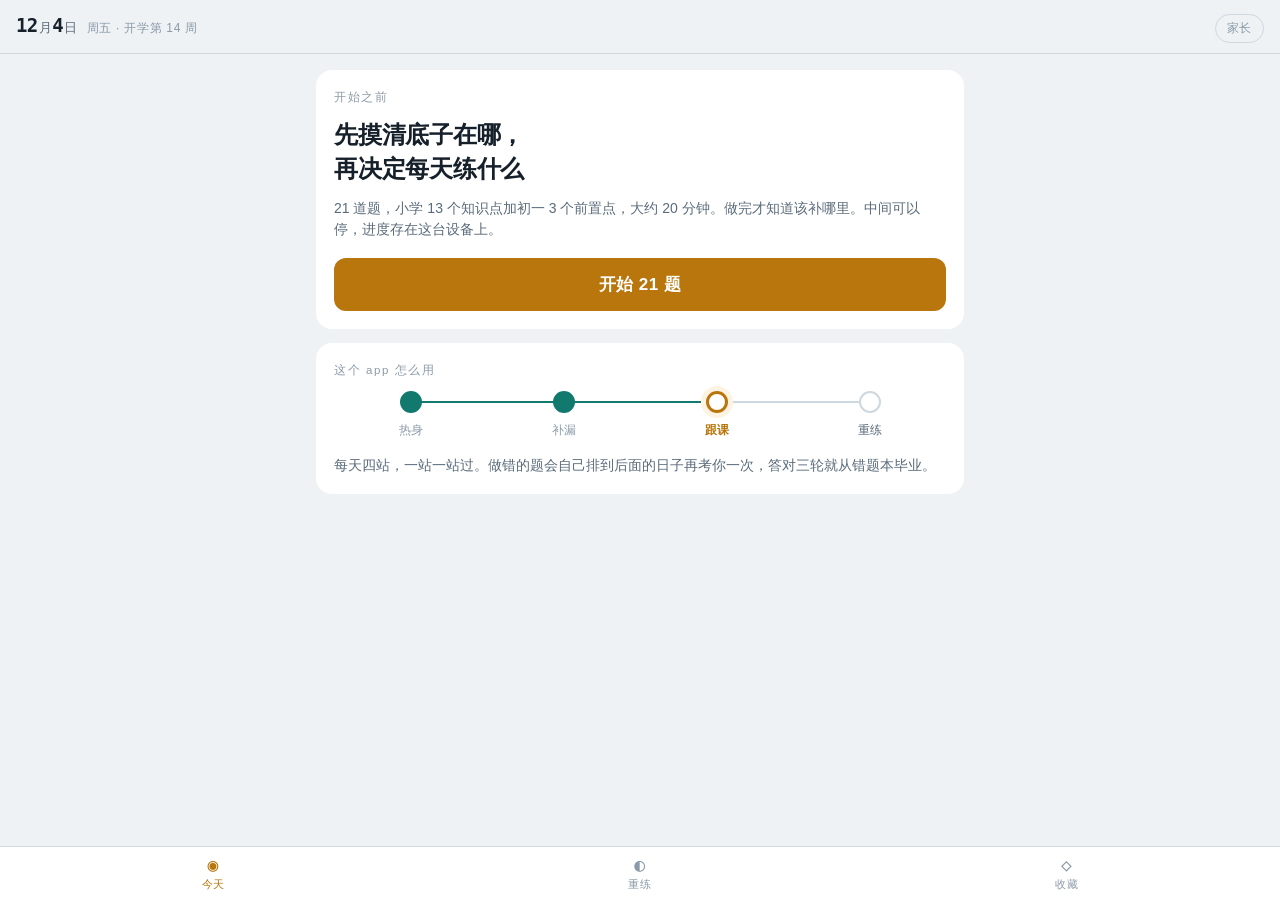
<file: math/index.html>
<!DOCTYPE html>
<html lang="zh-CN">
<head>
<meta charset="utf-8">
<meta name="robots" content="noindex,nofollow">
<meta name="viewport" content="width=device-width,initial-scale=1,viewport-fit=cover">
<meta name="apple-mobile-web-app-capable" content="yes">
<meta name="apple-mobile-web-app-status-bar-style" content="black-translucent">
<meta name="theme-color" content="#12161a">
<title>每天一站 · 初一数学</title>
<style>
/* ============================================================
   视觉系统
   结构隐喻：线路图。路线固定、站点清晰、你在哪一站、还差几站。
   数字是主角 → 题目走等宽栈，中文说明走黑体栈，混排即性格。
   错误不用红色 → 错题明天还会回来，那是「待返回的站」不是「失败」。
     红只留给清空数据这种真正破坏性的操作。
   ============================================================ */
:root{
  --bg:#eef2f5; --surface:#ffffff; --surface2:#e4eaef;
  --ink:#16202a; --ink2:#5a6b7a; --ink3:#8b9aa8;
  --line:#cdd8e0;
  --signal:#b8760c; --signal-bg:#fdf3e2;
  --go:#12796f;    --go-bg:#e2f2f0;
  --stop:#b8453a;  --stop-bg:#fbeae8;
  --mono:ui-monospace,SFMono-Regular,"SF Mono",Menlo,Consolas,"PingFang SC","Microsoft YaHei",monospace;
  --sans:-apple-system,BlinkMacSystemFont,"PingFang SC","Hiragino Sans GB","Microsoft YaHei","Helvetica Neue",Arial,sans-serif;
  --r:16px; --tabh:62px;
}
@media (prefers-color-scheme:dark){:root{
  --bg:#12161a; --surface:#1a2026; --surface2:#232c34;
  --ink:#e7edf2; --ink2:#9dacb9; --ink3:#6d7d8b;
  --line:#2e3841;
  --signal:#f0a93b; --signal-bg:#2a2114;
  --go:#3fc3b4;    --go-bg:#132622;
  --stop:#ef7a6e;  --stop-bg:#2a1917;
}}
*{box-sizing:border-box;-webkit-tap-highlight-color:transparent}
html{-webkit-text-size-adjust:100%}
body{margin:0;background:var(--bg);color:var(--ink);font-family:var(--sans);
  font-size:16px;line-height:1.6}
button{font-family:inherit;cursor:pointer;border:none;background:none;color:inherit}
h1,h2,h3{margin:0;font-weight:650;letter-spacing:-.01em}

.top{position:sticky;top:0;z-index:20;background:var(--bg);
  padding:calc(10px + env(safe-area-inset-top)) 16px 10px;
  display:flex;align-items:baseline;justify-content:space-between;gap:12px;
  border-bottom:1px solid var(--line)}
.top .d{font-family:var(--mono);font-size:19px;font-weight:650;letter-spacing:-.03em}
.top .d i{font-family:var(--sans);font-size:13px;font-weight:400;font-style:normal;
  color:var(--ink2);margin:0 1px 0 1px}
.top .w{font-size:12px;color:var(--ink3);letter-spacing:.06em;margin-left:9px;font-family:var(--sans)}
.pbtn{font-size:12px;color:var(--ink3);letter-spacing:.06em;padding:5px 11px;
  border:1px solid var(--line);border-radius:999px;white-space:nowrap}
.pbtn:active{background:var(--surface2)}

main{max-width:680px;margin:0 auto;padding:16px 16px calc(var(--tabh) + 26px + env(safe-area-inset-bottom))}
main.full{padding-bottom:calc(18px + env(safe-area-inset-bottom))}

.tabs{position:fixed;left:0;right:0;bottom:0;z-index:20;display:flex;
  background:var(--surface);border-top:1px solid var(--line);
  padding-bottom:env(safe-area-inset-bottom)}
.tabs button{flex:1;padding:9px 0 8px;display:flex;flex-direction:column;
  align-items:center;gap:3px;color:var(--ink3);font-size:11px;letter-spacing:.06em}
.tabs button b{font-size:18px;line-height:1;font-weight:400;font-family:var(--mono)}
.tabs button.on{color:var(--signal)}
.tabs.hide{display:none}

.card{background:var(--surface);border-radius:var(--r);padding:18px;margin-bottom:14px}
.eyebrow{font-size:11.5px;letter-spacing:.14em;color:var(--ink3);margin-bottom:12px}
.sub{color:var(--ink2);font-size:14px;line-height:1.55}
.mono{font-family:var(--mono)}

/* 线路：signature element */
.route{display:flex;margin:2px 0}
.stop{flex:1 1 0;position:relative;text-align:center;min-width:0}
.stop::before,.stop::after{content:'';position:absolute;top:10px;height:2px;background:var(--line)}
.stop::before{left:0;right:50%}
.stop::after{left:50%;right:0}
.stop:first-child::before,.stop:last-child::after{display:none}
.stop.done::before,.stop.done::after,.stop.now::before{background:var(--go)}
.stop i{position:relative;z-index:1;display:block;width:22px;height:22px;margin:0 auto;
  border-radius:50%;background:var(--surface);border:2px solid var(--line);
  transition:background .25s,border-color .25s}
.stop.done i{background:var(--go);border-color:var(--go)}
.stop.wait i{border-color:var(--signal);background:var(--signal-bg)}
.stop.now i{border-color:var(--signal);border-width:3px;box-shadow:0 0 0 5px var(--signal-bg)}
.stop b{display:block;font-size:12px;font-weight:500;margin-top:8px;color:var(--ink2);
  white-space:nowrap;overflow:hidden;text-overflow:ellipsis}
.stop em{display:block;font-family:var(--mono);font-size:11px;font-style:normal;
  color:var(--ink3);margin-top:1px}
.stop.now b{color:var(--signal);font-weight:650}
.stop.done b{color:var(--ink3)}
.weekbar{margin:2px 0 18px}
.weekbar .wt{font-size:13px;color:var(--ink2);margin-top:11px;line-height:1.5}
.route.mini .stop i{width:8px;height:8px;border-width:1.5px}
.route.mini .stop.now i{border-width:2px;box-shadow:0 0 0 3px var(--signal-bg)}
.route.mini .stop::before,.route.mini .stop::after{height:1.5px}
.route.mini .stop::before,.route.mini .stop::after{top:3px}
.route.mini .stop b{font-size:11px;margin-top:7px;font-weight:400}
.route.mini .stop.now b{font-weight:600}

.nowcard{background:var(--surface);border-radius:var(--r);padding:20px;margin-bottom:14px;
  border:1.5px solid var(--signal)}
.nowcard .k{font-size:11.5px;letter-spacing:.14em;color:var(--signal);margin-bottom:9px}
.nowcard h2{font-size:21px;margin-bottom:6px}
.nowcard .meta{font-family:var(--mono);font-size:13px;color:var(--ink3);margin-top:5px}
.go{display:block;width:100%;margin-top:17px;background:var(--signal);color:#fff;
  border-radius:12px;padding:15px;font-size:17px;font-weight:600;letter-spacing:.02em}
.go:active{transform:scale(.985)}
.go.sec{background:none;color:var(--signal);border:1.5px solid var(--line);font-weight:500}
.btn{display:inline-block;margin-top:12px;background:var(--surface2);color:var(--ink);
  border-radius:10px;padding:10px 18px;font-size:15px;font-weight:500}
.btn.pri{background:var(--signal);color:#fff}
.btn.danger{color:var(--stop);background:var(--stop-bg)}

.qwrap{display:flex;flex-direction:column;min-height:calc(100vh - 92px);
  min-height:calc(100dvh - 92px)}
.qbar{display:flex;align-items:center;gap:11px;padding:0 0 13px}
.qbar .back{font-family:var(--mono);font-size:20px;color:var(--ink3);padding-right:4px}
.qbar .nm{font-size:13px;color:var(--ink2);flex:1 1 auto;min-width:0;
  white-space:nowrap;overflow:hidden;text-overflow:ellipsis}
.qbar .ct{font-family:var(--mono);font-size:13px;color:var(--ink3);flex:0 0 auto}
.dots{display:flex;gap:5px;padding-bottom:22px}
.dots i{flex:1 1 0;height:4px;border-radius:2px;background:var(--line);transition:background .3s}
.dots i.ok{background:var(--go)}
.dots i.no{background:var(--signal)}
.dots i.cur{background:var(--ink3)}
.qbody{flex:1 1 auto;display:flex;flex-direction:column;justify-content:center;
  padding:10px 0 76px;text-align:center}
.tag{display:inline-block;align-self:center;font-size:12px;letter-spacing:.05em;
  color:var(--signal);background:var(--signal-bg);padding:4px 12px;border-radius:999px;margin-bottom:22px}
.tag.plain{color:var(--ink3);background:var(--surface2)}
.q{font-family:var(--mono);font-size:34px;font-weight:600;line-height:1.5;
  letter-spacing:-.02em;font-variant-numeric:tabular-nums;word-break:break-word}
.q.mid{font-size:25px;line-height:1.55}
.q.long{font-size:19.5px;line-height:1.8;text-align:left;font-weight:400;font-family:var(--sans)}
.q.long b{font-family:var(--mono);font-weight:600}
.q sup{font-size:.58em;vertical-align:super}
.slot{margin:22px auto 0;min-width:190px;max-width:100%;padding:8px 24px 10px;
  border-bottom:3px solid var(--ink3);font-family:var(--mono);font-size:38px;
  font-weight:600;min-height:60px;transition:border-color .2s;font-variant-numeric:tabular-nums;
  display:flex;align-items:center;justify-content:center}
.slot.has{border-color:var(--signal)}
.caret{display:inline-block;width:3px;height:38px;background:var(--signal);
  animation:blink 1.1s step-end infinite}
@keyframes blink{50%{opacity:0}}
.hint{font-size:12.5px;color:var(--ink3);margin-top:11px;letter-spacing:.02em}
.opts{display:grid;gap:10px;margin-top:24px;text-align:left}
.opt{background:var(--surface);border:1.5px solid var(--line);border-radius:12px;
  padding:16px 18px;font-family:var(--mono);font-size:18px;font-weight:500}
.opt:active{border-color:var(--signal)}

.pad{position:sticky;bottom:0;background:var(--bg);
  padding:10px 0 calc(8px + env(safe-area-inset-bottom));
  display:grid;grid-template-columns:repeat(4,1fr);gap:9px}
.pad button{background:var(--surface);border-radius:13px;padding:15px 0;
  font-family:var(--mono);font-size:23px;font-weight:500;box-shadow:0 1px 0 var(--line)}
.pad button:active{background:var(--surface2);transform:scale(.96)}
.pad .fn{font-family:var(--sans);font-size:14px;color:var(--ink2)}
.pad .ok{background:var(--signal);color:#fff;font-family:var(--sans);font-size:16px;font-weight:600}
.skip{display:block;width:100%;text-align:center;font-size:13.5px;color:var(--ink3);
  padding:13px 0 2px;text-decoration:underline;text-underline-offset:3px}

.fb{margin-top:22px;padding-top:17px;border-top:2px solid var(--line);text-align:left}
.fb.ok{border-color:var(--go)}
.fb.no{border-color:var(--signal)}
.fb .h{font-size:16px;font-weight:650;display:flex;align-items:baseline;gap:9px}
.fb.ok .h{color:var(--go)}
.fb.no .h{color:var(--signal)}
.fb .h .mk{font-family:var(--mono);font-size:19px}
.fb .ra{margin-top:9px;font-size:15px;color:var(--ink2)}
.fb .ra b{font-family:var(--mono);font-size:19px;color:var(--ink)}
.sol{margin:14px 0 0;padding-left:20px;color:var(--ink2);font-size:14.5px;line-height:1.7}
.sol li{margin:6px 0}
.pulse{animation:pulse .45s ease-out}
@keyframes pulse{0%{transform:scale(1)}35%{transform:scale(1.3)}100%{transform:scale(1)}}
.fadein{animation:fadein .22s ease-out}
@keyframes fadein{from{opacity:0;transform:translateY(9px)}to{opacity:1;transform:none}}

.gains{background:var(--go-bg);border-radius:var(--r);padding:18px;margin-bottom:14px}
.gains .eyebrow{color:var(--go)}
.grow{display:flex;align-items:baseline;gap:13px;margin-top:11px}
.grow i{flex:0 0 auto;font-family:var(--mono);font-style:normal;font-weight:650;
  font-size:19px;color:var(--go);font-variant-numeric:tabular-nums;min-width:60px}
.grow span{font-size:14.5px;line-height:1.45}

.coll{display:grid;grid-template-columns:repeat(auto-fill,minmax(148px,1fr));gap:10px}
.fc{background:var(--surface);border-radius:13px;padding:14px;min-height:102px;
  display:flex;flex-direction:column;justify-content:space-between;text-align:left}
.fc .n{font-family:var(--mono);font-size:11px;color:var(--ink3);letter-spacing:.08em}
.fc .t{font-size:14.5px;font-weight:600;line-height:1.4;margin-top:9px}
.fc.lock{background:none;border:1.5px dashed var(--line)}
.fc.lock .t{color:var(--ink3);font-weight:400}
.fdetail{background:var(--signal-bg);border-radius:var(--r);padding:20px;margin-bottom:14px}
.fdetail .eyebrow{color:var(--signal)}
.fdetail h3{font-size:19px;margin-bottom:11px;line-height:1.4}
.fdetail p{margin:0;font-size:15px;line-height:1.75}

body.parent{--signal:#12796f;--signal-bg:#e2f2f0}
@media (prefers-color-scheme:dark){body.parent{--signal:#3fc3b4;--signal-bg:#132622}}
.pbanner{background:var(--surface2);border-radius:12px;padding:12px 15px;margin-bottom:16px;
  font-size:13.5px;color:var(--ink2);line-height:1.55}
.tb{width:100%;border-collapse:collapse;font-size:14px}
.tb th{text-align:left;font-weight:500;font-size:11.5px;letter-spacing:.1em;color:var(--ink3);
  padding:0 8px 8px 0;border-bottom:1px solid var(--line)}
.tb td{padding:9px 8px 9px 0;border-bottom:1px solid var(--line);vertical-align:top}
.tb tr.now td{background:var(--signal-bg)}
.tb .nw{font-family:var(--mono);font-size:12px;color:var(--ink3);white-space:nowrap}
.pill{display:inline-block;font-size:12px;padding:2px 9px;border-radius:6px;
  background:var(--surface2);color:var(--ink2);white-space:nowrap}
.pill.g{background:var(--go-bg);color:var(--go)}
.pill.w{background:#fdf3e2;color:#b8760c}
.pill.b{background:var(--stop-bg);color:var(--stop)}
@media (prefers-color-scheme:dark){.pill.w{background:#2a2114;color:#f0a93b}}
.mile{font-size:12.5px;color:#b8760c;margin-top:5px;line-height:1.45}
@media (prefers-color-scheme:dark){.mile{color:#f0a93b}}
.miles{display:flex;gap:9px;margin-top:16px;flex-wrap:wrap}
.miles>div{flex:1 1 110px;background:var(--surface2);border-radius:11px;padding:11px 13px}
.miles b{display:block;font-family:var(--mono);font-size:21px;font-weight:650}
.miles span{font-size:11.5px;color:var(--ink3);display:block;margin-top:2px;line-height:1.35}
ol.q2{margin:10px 0 0;padding-left:20px;font-size:14.5px;line-height:1.7}
ol.q2 li{margin:7px 0}
.kv{display:flex;justify-content:space-between;align-items:center;gap:12px;
  padding:11px 0;border-bottom:1px solid var(--line)}
.kv span{color:var(--ink2);font-size:14px;flex:0 0 auto}
.kv input{flex:1 1 auto;max-width:190px;text-align:right;font-family:var(--mono);font-size:15px;
  padding:7px 11px;border:1px solid var(--line);border-radius:9px;background:var(--bg);color:var(--ink)}
.pask{background:var(--signal-bg);border-radius:12px;padding:14px 16px;margin-top:14px}
.pask .k{font-size:11.5px;letter-spacing:.1em;color:var(--signal);margin-bottom:5px}
details{margin-top:12px}
summary{color:var(--signal);font-size:14.5px;cursor:pointer}
.wq{border-top:1px solid var(--line);padding:11px 0}
.wq .t{font-family:var(--mono);font-size:15px;line-height:1.5}
.wq .a{font-size:12.5px;color:var(--ink3);margin-top:4px;font-family:var(--mono)}
.chart{display:flex;align-items:flex-end;gap:3px;height:110px;margin:16px 0 6px}
.bar{flex:1 1 0;display:flex;flex-direction:column;justify-content:flex-end;height:100%}
.bar i{display:block;background:var(--signal);border-radius:2px 2px 0 0}
.bar b{font-family:var(--mono);font-size:8.5px;color:var(--ink3);font-weight:400;
  writing-mode:vertical-rl;margin-top:4px;letter-spacing:-.05em}
textarea.brief{width:100%;margin-top:12px;font-family:var(--mono);font-size:12px;line-height:1.55;
  padding:12px;border:1px solid var(--line);border-radius:10px;background:var(--bg);
  color:var(--ink);resize:vertical}
.pin{display:flex;gap:10px;justify-content:center;margin:20px 0 6px}
.pin i{width:15px;height:15px;border-radius:50%;border:2px solid var(--line);display:block}
.pin i.on{background:var(--ink);border-color:var(--ink)}
.warnbar{background:var(--stop-bg);color:var(--stop);padding:11px 16px;font-size:13.5px;line-height:1.5}
.empty{text-align:center;padding:42px 20px;color:var(--ink3)}
.empty .mk{font-family:var(--mono);font-size:28px;display:block;margin-bottom:12px;color:var(--line)}

@media (min-width:620px){
  .q{font-size:42px}
  .pad{max-width:400px;margin:0 auto}
  .slot{font-size:44px}
}
@media (prefers-reduced-motion:reduce){*{animation:none!important;transition:none!important}}
</style>
</head>
<body>
<header class="top" id="top"></header>
<main id="main"></main>
<nav class="tabs" id="tabs"></nav>
<script>
/* ============================================================
   题库引擎 —— 北师大版七年级上 + 小学基础补漏
   所有题目参数化随机生成，答案由构造保证精确
   ============================================================ */

const R = (a, b) => Math.floor(Math.random() * (b - a + 1)) + a;
const pick = a => a[R(0, a.length - 1)];
const shuf = a => { a = a.slice(); for (let i = a.length - 1; i > 0; i--) { const j = R(0, i);[a[i], a[j]] = [a[j], a[i]]; } return a; };
const gcd = (a, b) => { a = Math.abs(a); b = Math.abs(b); while (b) { const t = a % b; a = b; b = t; } return a || 1; };
function frac(n, d) { if (d < 0) { n = -n; d = -d; } const g = gcd(n, d); return { n: n / g, d: d / g }; }
function fstr(f) { return f.d === 1 ? '' + f.n : f.n + '/' + f.d; }
/* 取与分母互质的分子，保证题干里的分数本身已是最简 */
function nCop(d) { const c = []; for (let i = 1; i < d; i++) if (gcd(i, d) === 1) c.push(i); return c.length ? pick(c) : 1; }
function divisors(n) { const r = []; for (let i = 1; i <= n; i++) if (n % i === 0) r.push(i); return r; }
/* 负数套括号 */
function P(x) { return x < 0 ? '(−' + (-x) + ')' : '' + x; }
/* 裸数字用数学负号，别让题干里冒出半角 -3 */
function N(x) { return x < 0 ? '−' + (-x) : '' + x; }
/* 带符号连接，如 " − 3" / " + 5" */
function S(x) { return x < 0 ? ' − ' + (-x) : ' + ' + x; }
/* 形如 3x − 5 的一次式 */
function lin(cx, cc) {
  let s = '';
  if (cx === 0) s = '' + cc;
  else {
    s = (cx === 1 ? 'x' : cx === -1 ? '−x' : (cx < 0 ? '−' + (-cx) : '' + cx) + 'x');
    if (cc !== 0) s += S(cc);
  }
  return s;
}

/* ---------- 答案解析：支持 整数 / 小数 / 分数 a/b / 混数 2 1/3 ---------- */
function parseVal(s) {
  if (s === null || s === undefined) return null;
  s = ('' + s).trim().replace(/−/g, '-').replace(/／/g, '/').replace(/\s+/g, ' ');
  if (!s) return null;
  let m = s.match(/^(-?)(\d+) (\d+)\/(\d+)$/);
  if (m) { const d = +m[4]; if (!d) return null; const v = (+m[2]) * d + (+m[3]); return frac(m[1] === '-' ? -v : v, d); }
  m = s.match(/^(-?\d+)\/(-?\d+)$/);
  if (m) { if (+m[2] === 0) return null; return frac(+m[1], +m[2]); }
  m = s.match(/^-?(\d+\.?\d*|\.\d+)$/);
  if (m) { const dec = (s.split('.')[1] || '').length; const p = Math.pow(10, dec); return frac(Math.round(parseFloat(s) * p), p); }
  return null;
}
function eqVal(a, b) { const x = parseVal(a), y = parseVal(b); if (!x || !y) return false; return x.n === y.n && x.d === y.d; }

/* ============================================================
   难度自适应：目标把正确率压在 85% 附近
   依据 Wilson et al. 2019《The Eighty Five Percent Rule for optimal
   learning》(Nat Commun 10:4646) —— 太简单和太难都学得慢，85% 最快。
   注：原研究是感知决策/机器学习任务，搬到做题上是工程近似，不是照搬结论。
   LV=1 数字小、形态最简；LV=2 常规；LV=3 数字大、形态复杂。
   ============================================================ */
let LV = 2;
function setLv(v) { LV = (v === 1 || v === 3) ? v : 2; }
/* 按难度缩放上限 */
function lvR(a, b) { const k = LV === 1 ? 0.55 : LV === 3 ? 1.5 : 1; return R(a, Math.max(a + 1, Math.round(b * k))); }
/* 按难度选形态数：LV1 只用前 1 种，LV2 前 n-1 种，LV3 全部 */
function lvT(n) { if (LV === 1) return 1; if (LV === 3) return R(1, n); return R(1, Math.max(1, n - 1)); }

/* 生活化情境词池：把「甲乙两人」「某商品」换成他的世界 */
const NM = ['小宇', '阿哲', '表哥', '同桌', '小凯'];
const PL = ['地铁站', '篮球场', '图书馆', '学校', '小区门口'];
const IT = ['一杯奶茶', '一双球鞋', '一本漫画', '一个篮球', '一包薯片', '一副耳机', '一个键盘', '一个水杯'];
const nm2 = () => { const a = pick(NM); return [a, pick(NM.filter(x => x !== a))]; };

/* ============================================================
   TOPICS：每个知识点一个生成器
   stage  : 'P' 小学基础 / 'M' 七上新课
   pri    : 补漏优先级，越小越先补（影响初一的程度）
   ask    : 家长陪学时该问孩子什么
   ============================================================ */
const TOPICS = [

/* ---------------- 小学基础 ---------------- */
{
  k: 'calc-order', name: '四则混合运算顺序', stage: 'P', pri: 3,
  ask: '让他先用手指点一遍：这道题先算哪一步？说出顺序再动笔。',
  gen() {
    const t = lvT(3);
    if (t === 1) {
      const a = R(2, LV === 1 ? 6 : 9), b = R(2, LV === 1 ? 6 : 9), c = lvR(11, 40), d = pick([2, 3, 4, 5, 6]), N = d * R(2, 9);
      const ans = c + a * b - N / d;
      return { q: `${c} + ${a} × ${b} − ${N} ÷ ${d} = ?`, ans: '' + ans, type: 'num',
        sol: [`先乘除后加减：${a}×${b}=${a * b}，${N}÷${d}=${N / d}`, `再从左到右算加减：${c}+${a * b}−${N / d} = ${ans}`] };
    }
    if (t === 2) {
      const a = R(3, 12), b = R(2, 9), c = R(2, 6), d = R(2, 9);
      const ans = (a + b) * c - d;
      return { q: `(${a} + ${b}) × ${c} − ${d} = ?`, ans: '' + ans, type: 'num',
        sol: [`有括号先算括号：${a}+${b}=${a + b}`, `${a + b}×${c}=${(a + b) * c}`, `再减：${(a + b) * c}−${d} = ${ans}`] };
    }
    const a = R(3, 12), b = R(2, 9), c = R(2, 9);
    return { q: `用简便方法计算：${a} × ${b} + ${a} × ${c} = ?`, ans: '' + a * (b + c), type: 'num',
      sol: [`两项都有 ${a}，提出来（乘法分配律）：${a}×(${b}+${c})`, `= ${a}×${b + c} = ${a * (b + c)}`] };
  }
},
{
  k: 'frac-add', name: '分数加减（通分）', stage: 'P', pri: 1,
  ask: '问他公分母是怎么找出来的，最后有没有约到最简。',
  gen() {
    const ds = LV === 1 ? [2, 3, 4, 6] : LV === 3 ? [2, 3, 4, 5, 6, 7, 8, 9, 10, 12] : [2, 3, 4, 5, 6, 8, 9, 10, 12];
    const d1 = pick(ds), d2 = pick(ds.filter(x => x !== d1));
    const n1 = nCop(d1), n2 = nCop(d2);
    const plus = Math.random() < 0.5;
    const L = d1 * d2 / gcd(d1, d2);
    const a = n1 * L / d1, b = n2 * L / d2;
    const f = frac(plus ? a + b : a - b, L);
    return { q: `${n1}/${d1} ${plus ? '+' : '−'} ${n2}/${d2} = ?`, ans: fstr(f), type: 'frac',
      sol: [`公分母取 ${L}`, `${n1}/${d1} = ${a}/${L}，${n2}/${d2} = ${b}/${L}`,
            `${a}/${L} ${plus ? '+' : '−'} ${b}/${L} = ${plus ? a + b : a - b}/${L} = ${fstr(f)}`] };
  }
},
{
  k: 'frac-muldiv', name: '分数乘除', stage: 'P', pri: 1,
  ask: '除法那步他有没有翻成乘倒数？让他指出哪个数被翻过来了。',
  gen() {
    const dp = LV === 1 ? [2, 3, 4, 5] : [2, 3, 4, 5, 6, 7, 8, 9, 10];
    const b = pick(dp), d = pick(dp);
    const a = nCop(b), c = nCop(d);
    const mul = Math.random() < 0.5;
    const f = mul ? frac(a * c, b * d) : frac(a * d, b * c);
    return { q: `${a}/${b} ${mul ? '×' : '÷'} ${c}/${d} = ?`, ans: fstr(f), type: 'frac',
      sol: mul ? [`分子乘分子，分母乘分母：${a * c}/${b * d}`, `约简 = ${fstr(f)}`]
               : [`除以一个分数 = 乘它的倒数：${a}/${b} × ${d}/${c}`, `= ${a * d}/${b * c} = ${fstr(f)}`] };
  }
},
{
  k: 'decimal', name: '小数运算与分数互化', stage: 'P', pri: 1,
  ask: '小数点位数他是数出来的还是猜的？让他数一遍。',
  gen() {
    const t = R(1, 3);
    if (t === 1) {
      const x = R(11, 99) / 10, y = R(2, 9);
      const ans = Math.round(x * y * 10) / 10;
      return { q: `${x} × ${y} = ?`, ans: '' + ans, type: 'num',
        sol: [`先当整数算：${x * 10} × ${y} = ${x * 10 * y}`, `原来一共 1 位小数，结果点上 1 位：${ans}`] };
    }
    if (t === 2) {
      const p = pick([[0.25, '1/4'], [0.75, '3/4'], [0.2, '1/5'], [0.6, '3/5'], [0.125, '1/8'], [0.35, '7/20'], [0.08, '2/25'], [0.45, '9/20']]);
      return { q: `把 ${p[0]} 化成最简分数 = ?`, ans: p[1], type: 'frac',
        sol: [`几位小数就以几个 0 的数作分母：${p[0]} 有 ${('' + p[0]).split('.')[1].length} 位小数，分母是 ${Math.pow(10, ('' + p[0]).split('.')[1].length)}`,
              `${('' + p[0]).split('.')[1]}/${Math.pow(10, ('' + p[0]).split('.')[1].length)} 约到最简 = ${p[1]}`] };
    }
    const q0 = R(2, 9), dv = R(11, 49) / 10;
    const dd = Math.round(dv * q0 * 10) / 10;
    return { q: `${dd} ÷ ${dv} = ?`, ans: '' + q0, type: 'num',
      sol: [`除数变整数：两边同时乘 10 → ${dd * 10} ÷ ${dv * 10}`, `= ${q0}`] };
  }
},
{
  k: 'simple-eq', name: '简易方程（小学）', stage: 'P', pri: 2,
  ask: '让他把答案代回原式验算一遍，这个习惯比做对更重要。',
  gen() {
    const t = R(1, 3), x = R(2, 12);
    if (t === 1) { const m = R(2, 9), n = R(1, 20); return { q: `解方程：${m}x + ${n} = ${m * x + n}，x = ?`, ans: '' + x, type: 'num',
      sol: [`两边减 ${n}：${m}x = ${m * x}`, `两边除 ${m}：x = ${x}`] }; }
    if (t === 2) { const m = R(2, 9), n = R(1, 12); return { q: `解方程：${m}(x + ${n}) = ${m * (x + n)}，x = ?`, ans: '' + x, type: 'num',
      sol: [`两边除 ${m}：x + ${n} = ${x + n}`, `x = ${x}`] }; }
    const m = R(2, 9), n = R(1, 12), q0 = R(2, 9), x2 = m * q0 + n;
    return { q: `解方程：(x − ${n}) ÷ ${m} = ${q0}，x = ?`, ans: '' + x2, type: 'num',
      sol: [`两边乘 ${m}：x − ${n} = ${m * q0}`, `x = ${m * q0} + ${n} = ${x2}`] };
  }
},
{
  k: 'percent', name: '百分数与折扣', stage: 'P', pri: 5,
  ask: '问清楚「谁是 1」——百分数题错一半都是把基准搞错。',
  gen() {
    const t = R(1, 3);
    if (t === 1) { const p = R(5, 40) * 10, d = pick([5, 6, 7, 8, 9]);
      return { q: `${pick(IT)}原价 ${p} 元，打 ${d} 折，现在多少钱？`, ans: '' + p * d / 10, type: 'num',
        sol: [`打 ${d} 折 = 按原价的 ${d * 10}% 卖`, `${p} × ${d * 10}% = ${p * d / 10} 元`] }; }
    if (t === 2) { const a = R(2, 40) * 10, p = pick([10, 20, 25, 50]);
      return { q: `某数是 ${a}，增加 ${p}% 后是多少？`, ans: '' + a * (1 + p / 100), type: 'num',
        sol: [`增加后 = 原来的 ${100 + p}%`, `${a} × ${100 + p}% = ${a * (1 + p / 100)}`] }; }
    const b = R(2, 20) * 5, k = pick([2, 4, 5, 10]);
    return { q: `${b} 是 ${b * k} 的百分之几？（只填数字）`, ans: '' + 100 / k, type: 'num',
      sol: [`${b} ÷ ${b * k} = ${fstr(frac(1, k))}`, `化成百分数 = ${100 / k}%`] };
  }
},
{
  k: 'ratio', name: '比与比例', stage: 'P', pri: 5,
  ask: '让他写出「内项之积等于外项之积」，再动笔。',
  gen() {
    const t = R(1, 2);
    if (t === 1) { const a = R(2, 9), b = R(2, 9), k = R(2, 6);
      return { q: `解比例：${a} : ${b} = ${a * k} : x，x = ?`, ans: '' + b * k, type: 'num',
        sol: [`交叉相乘：${a}x = ${b} × ${a * k} = ${b * a * k}`, `x = ${b * k}`] }; }
    const tot = R(3, 12) * 7, r1 = R(2, 5), r2 = R(2, 5);
    const T = (r1 + r2) * R(3, 10);
    return { q: `把 ${T} 按 ${r1} : ${r2} 分成两份，较大的一份是多少？`, ans: '' + T / (r1 + r2) * Math.max(r1, r2), type: 'num',
      sol: [`一共 ${r1 + r2} 份，每份 ${T} ÷ ${r1 + r2} = ${T / (r1 + r2)}`, `较大的占 ${Math.max(r1, r2)} 份 = ${T / (r1 + r2) * Math.max(r1, r2)}`] };
  }
},
{
  k: 'unit', name: '单位换算', stage: 'P', pri: 6,
  ask: '问他是乘还是除——大单位换小单位一定变大。',
  gen() {
    const c = pick([
      () => { const a = R(2, 9) + R(1, 9) / 10; return [`${a} 千米 = ? 米`, '' + Math.round(a * 1000), `1 千米 = 1000 米，${a} × 1000 = ${Math.round(a * 1000)}`]; },
      () => { const a = R(2, 20); return [`${a} 平方米 = ? 平方分米`, '' + a * 100, `1 平方米 = 100 平方分米（面积单位进率是 100）`]; },
      () => { const a = R(2, 9); return [`${a} 立方米 = ? 升`, '' + a * 1000, `1 立方米 = 1000 升`]; },
      () => { const a = R(1, 11) * 5; return [`${a} 分钟 = ? 小时（用分数表示）`, fstr(frac(a, 60)), `${a} ÷ 60 = ${fstr(frac(a, 60))} 小时`]; },
      () => { const a = R(1, 9), b = R(1, 9) * 50; return [`${a} 吨 ${b} 千克 = ? 千克`, '' + (a * 1000 + b), `${a} 吨 = ${a * 1000} 千克，再加 ${b}`]; },
      () => { const a = R(2, 20); return [`${a} 平方分米 = ? 平方厘米`, '' + a * 100, `进率 100`]; }
    ])();
    return { q: c[0], ans: c[1], type: 'frac', sol: [c[2]] };
  }
},
{
  k: 'area', name: '平面图形面积', stage: 'P', pri: 6,
  ask: '让他先把公式写在旁边，再往里代数。',
  gen() {
    const t = R(1, 4);
    if (t === 1) { const a = R(4, 20), h = R(3, 16);
      return { q: `一个三角形的底是 ${a} cm，高是 ${h} cm，面积是多少平方厘米？`, ans: fstr(frac(a * h, 2)), type: 'frac',
        sol: [`三角形面积 = 底 × 高 ÷ 2`, `${a} × ${h} ÷ 2 = ${fstr(frac(a * h, 2))}`] }; }
    if (t === 2) { const a = R(3, 14), b = R(3, 14), h = R(2, 12);
      return { q: `梯形上底 ${a} cm，下底 ${b} cm，高 ${h} cm，面积是多少平方厘米？`, ans: fstr(frac((a + b) * h, 2)), type: 'frac',
        sol: [`梯形面积 = (上底 + 下底) × 高 ÷ 2`, `(${a}+${b}) × ${h} ÷ 2 = ${fstr(frac((a + b) * h, 2))}`] }; }
    if (t === 3) { const a = R(4, 20), h = R(3, 15);
      return { q: `平行四边形的底是 ${a} cm，高是 ${h} cm，面积是多少平方厘米？`, ans: '' + a * h, type: 'num',
        sol: [`平行四边形面积 = 底 × 高 = ${a * h}`] }; }
    const r = R(2, 10);
    return { q: `一个圆的半径是 ${r} cm，面积是多少平方厘米？（π 取 3.14）`, ans: '' + Math.round(3.14 * r * r * 100) / 100, type: 'num',
      sol: [`圆面积 = πr²`, `3.14 × ${r}² = 3.14 × ${r * r} = ${Math.round(3.14 * r * r * 100) / 100}`] };
  }
},
{
  k: 'volume', name: '立体图形体积与表面积', stage: 'P', pri: 6,
  ask: '让他说清算的是「装多少」还是「包多少」。',
  gen() {
    const t = R(1, 3);
    if (t === 1) { const a = R(2, 12), b = R(2, 12), c = R(2, 12);
      return { q: `长方体长 ${a} cm、宽 ${b} cm、高 ${c} cm，体积是多少立方厘米？`, ans: '' + a * b * c, type: 'num',
        sol: [`体积 = 长 × 宽 × 高 = ${a}×${b}×${c} = ${a * b * c}`] }; }
    if (t === 2) { const a = R(2, 12);
      return { q: `正方体的棱长是 ${a} cm，表面积是多少平方厘米？`, ans: '' + 6 * a * a, type: 'num',
        sol: [`6 个面都一样：6 × ${a}² = 6 × ${a * a} = ${6 * a * a}`] }; }
    const a = R(2, 10), b = R(2, 10), c = R(2, 10);
    return { q: `长方体长 ${a} cm、宽 ${b} cm、高 ${c} cm，表面积是多少平方厘米？`, ans: '' + 2 * (a * b + a * c + b * c), type: 'num',
      sol: [`表面积 = 2(长宽 + 长高 + 宽高)`, `= 2 × (${a * b}+${a * c}+${b * c}) = ${2 * (a * b + a * c + b * c)}`] };
  }
},
{
  k: 'word-speed', name: '行程问题', stage: 'P', pri: 4,
  ask: '让他画一条线段图标出两个人的位置，别直接套公式。',
  gen() {
    const t = R(1, 3);
    if (t === 1) { const va = R(3, 9), vb = R(3, 9), h = R(2, 6);
      const N = nm2(), P0 = pick(PL);
      return { q: `${N[0]}家和${N[1]}家相距 ${(va + vb) * h} 千米。两人约好在中间碰头一起去${P0}，${N[0]}每小时走 ${va} 千米，${N[1]}每小时走 ${vb} 千米，同时出发相向而行，几小时碰上？`, ans: '' + h, type: 'num',
        sol: [`两人每小时一共走近 ${va}+${vb} = ${va + vb} 千米`, `${(va + vb) * h} ÷ ${va + vb} = ${h} 小时`] }; }
    if (t === 2) { const v = R(4, 15), t2 = R(2, 8);
      return { q: `一辆车每小时行 ${v} 千米，从深圳出发开了 ${t2} 小时，一共开了多少千米？`, ans: '' + v * t2, type: 'num',
        sol: [`路程 = 速度 × 时间 = ${v} × ${t2} = ${v * t2}`] }; }
    const va = R(3, 8), t0 = pick([1, 2, 3]);
    const diff = pick(divisors(va * t0).filter(d => d >= 2 && d <= 8)) || 2;
    const vb = va + diff;
    const N2 = nm2();
    return { q: `${N2[0]}以每小时 ${va} 千米先走了 ${t0} 小时，${N2[1]}发现有东西要给他，以每小时 ${vb} 千米从同一地点去追，${N2[1]}几小时追上${N2[0]}？`, ans: '' + (va * t0 / diff), type: 'num',
      sol: [`甲先走了 ${va * t0} 千米`, `乙每小时追近 ${vb}−${va} = ${diff} 千米`, `${va * t0} ÷ ${diff} = ${va * t0 / diff} 小时`] };
  }
},
{
  k: 'word-work', name: '工程问题', stage: 'P', pri: 4,
  ask: '问他「1」代表什么——是整件工作量。',
  gen() {
    const a = R(3, 12), b = R(3, 12);
    if (a === b) return this.gen();
    const f = frac(a * b, a + b);
    const N3 = nm2();
    return { q: `一份大扫除任务，${N3[0]}单独做要 ${a} 天，${N3[1]}单独做要 ${b} 天。两人一起做，几天做完？（可填分数）`, ans: fstr(f), type: 'frac',
      sol: [`把整件工作看作 1，甲每天做 1/${a}，乙每天做 1/${b}`, `合作每天做 1/${a} + 1/${b} = ${fstr(frac(a + b, a * b))}`, `1 ÷ ${fstr(frac(a + b, a * b))} = ${fstr(f)} 天`] };
  }
},
{
  k: 'word-sumdiff', name: '和差倍问题', stage: 'P', pri: 4,
  ask: '让他指出「1 倍量」是谁，用它当未知数。',
  gen() {
    const small = R(5, 30), k = R(2, 4), m = R(1, 9);
    const big = k * small + m;
    const I0 = pick(IT);
    return { q: `两个人一共收集了 ${small + big} 张${pick(['球星卡', '游戏卡', '贴纸'])}，多的那个人比少的那个人的 ${k} 倍还多 ${m} 张。少的那个人有多少张？`, ans: '' + small, type: 'num',
      sol: [`设小数为 x，大数是 ${k}x + ${m}`, `x + ${k}x + ${m} = ${small + big}`, `${k + 1}x = ${small + big - m}，x = ${small}`] };
  }
},

/* ---------------- 七上新课 ---------------- */
{
  k: 'numline', name: '相反数·倒数·绝对值·数轴', stage: 'M', pri: 1,
  ask: '相反数和倒数他会不会混？让他各举一个例子。',
  gen() {
    const t = R(1, 4);
    if (t === 1) { const a = R(2, 20) * pick([1, -1]);
      return { q: `${N(a)} 的相反数是 ?`, ans: '' + (-a), type: 'num', sol: [`只改符号不改大小：${N(-a)}`] }; }
    if (t === 2) { const d = R(2, 11), n = nCop(d), s = pick([1, -1]);
      return { q: `${s < 0 ? '−' : ''}${n}/${d} 的倒数是 ?`, ans: fstr(frac(s * d, n)), type: 'frac',
        sol: [`分子分母对调，符号不变：${fstr(frac(s * d, n))}`] }; }
    if (t === 3) { const a = R(2, 30) * pick([1, -1]);
      return { q: `|${a < 0 ? '−' + (-a) : a}| = ?`, ans: '' + Math.abs(a), type: 'num', sol: [`绝对值是到原点的距离，永远非负：${Math.abs(a)}`] }; }
    const a = R(-9, 9), b = R(-9, 9);
    if (a === b) return this.gen();
    return { q: `数轴上表示 ${P(a)} 和 ${P(b)} 的两点，相距多少个单位长度？`, ans: '' + Math.abs(a - b), type: 'num',
      sol: [`距离 = |${a} − ${b}| = ${Math.abs(a - b)}`] };
  }
},
{
  k: 'rat-addsub', name: '有理数加减', stage: 'M', pri: 1,
  ask: '让他把每一个减号都改写成「加相反数」再算，这一步不能省。',
  gen() {
    const M = LV === 1 ? 9 : LV === 3 ? 30 : 15;
    const a = R(-M, M) || 3, b = R(-M, M) || -4, c = R(-M, M) || 5;
    const ans = a + b - c;
    return { q: `${P(a)} + ${P(b)} − ${P(c)} = ?`, ans: '' + ans, type: 'num',
      sol: [`减 ${P(c)} 就是加它的相反数 ${P(-c)}`, `${P(a)} + ${P(b)} + ${P(-c)}`, `= ${a + b} + ${P(-c)} = ${ans}`] };
  }
},
{
  k: 'rat-muldiv', name: '有理数乘除', stage: 'M', pri: 1,
  ask: '先定符号还是先算数？让他先数负号的个数。',
  gen() {
    const a = lvR(2, 9) * pick([1, -1]), c = R(2, LV === 1 ? 4 : 6) * pick([1, -1]), k = R(2, LV === 1 ? 3 : 5);
    const b = Math.abs(c) * k * pick([1, -1]);
    const ans = a * b / c;
    const negs = [a, b, c].filter(x => x < 0).length;
    return { q: `${P(a)} × ${P(b)} ÷ ${P(c)} = ?`, ans: '' + ans, type: 'num',
      sol: [`先看符号：有 ${negs} 个负号，${negs % 2 === 0 ? '偶数个 → 结果为正' : '奇数个 → 结果为负'}`,
            `再算绝对值：${Math.abs(a)} × ${Math.abs(b)} ÷ ${Math.abs(c)} = ${Math.abs(ans)}`, `所以 = ${ans}`] };
  }
},
{
  k: 'abs-calc', name: '绝对值化简计算', stage: 'M', pri: 2,
  ask: '绝对值符号里的式子先算完再脱符号，问他有没有抢步。',
  gen() {
    const a = R(-15, -2), b = R(1, 9), c = R(1, 9), d = R(2, 15);
    const ans = Math.abs(a) + Math.abs(b - c) - d;
    return { q: `|−${-a}| + |${b} − ${c}| − |−${d}| = ?`, ans: '' + ans, type: 'num',
      sol: [`先把每个绝对值里面算出来：|${b}−${c}| = |${b - c}| = ${Math.abs(b - c)}`,
            `${-a} + ${Math.abs(b - c)} − ${d} = ${ans}`] };
  }
},
{
  k: 'power', name: '有理数乘方（括号陷阱）', stage: 'M', pri: 1,
  ask: '这是初一最大的坑：让他读出来——是「负数的平方」还是「平方的相反数」。',
  gen() {
    const b = R(2, LV === 1 ? 4 : 6), form = LV === 1 ? R(1, 2) : R(1, 4);
    if (form === 1) return { q: `(−${b})² = ?`, ans: '' + b * b, type: 'num',
      sol: [`底数是 −${b}，(−${b})² = (−${b})×(−${b}) = ${b * b}`, `负负得正`] };
    if (form === 2) return { q: `−${b}² = ?`, ans: '' + (-b * b), type: 'num',
      sol: [`底数只是 ${b}，负号在外面`, `−${b}² = −(${b}×${b}) = ${-b * b}`] };
    if (form === 3) return { q: `(−${b})³ = ?`, ans: '' + (-b * b * b), type: 'num',
      sol: [`三个负数相乘，奇数个负号 → 结果为负`, `= ${-b * b * b}`] };
    return { q: `−(−${b})² = ?`, ans: '' + (-b * b), type: 'num',
      sol: [`先算 (−${b})² = ${b * b}`, `外面还有一个负号：${-b * b}`] };
  }
},
{
  k: 'rat-mixed', name: '有理数混合运算', stage: 'M', pri: 2,
  ask: '让他把整道题分成几「块」，先标出每块的结果再合并。',
  gen() {
    const t = lvT(2);
    if (t === 1) {
      const a = R(2, LV === 1 ? 3 : 5), b = R(2, 4), d = R(1, 9);
      const ans = -a * a - b * b + d;
      return { q: `−${a}² + (−${b})³ ÷ ${b} − (−${d}) = ?`, ans: '' + ans, type: 'num',
        sol: [`−${a}² = ${-a * a}（负号在外）`, `(−${b})³ = ${-b * b * b}，÷ ${b} = ${-b * b}`,
              `− (−${d}) = + ${d}`, `${-a * a} + ${P(-b * b)} + ${d} = ${ans}`] };
    }
    const a = R(2, 5), b = R(2, 9), c0 = R(2, 6), k = R(2, 5), c = c0 * k;
    const real = a * a * b + c / c0;
    return { q: `(−${a})² × ${b} + ${c} ÷ ${c0} = ?`, ans: '' + real, type: 'num',
      sol: [`(−${a})² = ${a * a}`, `${a * a} × ${b} = ${a * a * b}`, `${c} ÷ ${c0} = ${c / c0}`, `合并 = ${real}`] };
  }
},
/* ---- 以下 4 个知识点来自初一实测易错清单，不是凭空补的 ----
   性质符号与运算符号混淆（-3-5×(-2) 算成 -13）
   括号内是算式时的去括号（(2-3)-(-4+5) 算成 8）
   负分数加减（小学分数运算全是正数，负号一进来就崩）
   分数/负数作底数的乘方（底数圈不对）                        */
{
  k: 'sign-mix', name: '性质符号 vs 运算符号', stage: 'M', pri: 1,
  ask: '让他把中间那个「−」和数字自带的负号分开念一遍：哪个是运算，哪个是这个数本身的符号？',
  gen() {
    const t = lvT(3);
    if (t === 1) {
      const a = lvR(2, 15), b = R(2, LV === 1 ? 6 : 9), c = -R(2, LV === 1 ? 6 : 9);
      return { q: `${a} − ${b} × ${P(c)} = ?`, ans: '' + (a - b * c), type: 'num',
        sol: [`中间的「−」是减法运算，${P(c)} 的负号是这个数自带的，两个不能合成一个`,
              `先算乘法：${b} × ${P(c)} = ${b * c}`,
              `再减：${a} − ${P(b * c)} = ${a} + ${-b * c} = ${a - b * c}`] };
    }
    if (t === 2) {
      const a = R(2, 15), c0 = R(2, 6), k = R(2, 5), b = -c0 * k;
      return { q: `${a} + ${P(b)} ÷ ${c0} = ?`, ans: '' + (a + b / c0), type: 'num',
        sol: [`先算除法：${P(b)} ÷ ${c0} = ${b / c0}`,
              `再算加法：${a} + ${P(b / c0)} = ${a + b / c0}`] };
    }
    const a = -R(2, 12), b = R(2, 9), c = -R(2, 9);
    return { q: `${P(a)} − ${b} × ${P(c)} = ?`, ans: '' + (a - b * c), type: 'num',
      sol: [`三个符号各管各的：开头的负号属于 ${-a}，中间是减法，最后括号里的负号属于 ${-c}`,
            `${b} × ${P(c)} = ${b * c}`,
            `${a} − ${P(b * c)} = ${a} + ${-b * c} = ${a - b * c}`] };
  }
},
{
  k: 'paren-nest', name: '括号里是算式的去括号', stage: 'M', pri: 1,
  ask: '让他用手指点着括号里每一项念「这项变号、这项也变号」，一项都不能漏。',
  gen() {
    const t = lvT(2);
    if (t === 1) {
      const a = lvR(2, 12), b = lvR(2, 12), c = R(2, 9), d = R(2, 9);
      const ans = (a - b) - (-c + d);
      return { q: `(${a} − ${b}) − (−${c} + ${d}) = ?`, ans: '' + ans, type: 'num',
        sol: [`第一个括号先算出来：${a} − ${b} = ${a - b}`,
              `第二个括号前面是「−」，里面两项都要变号：−(−${c} + ${d}) = +${c} − ${d}`,
              `${a - b} + ${c} − ${d} = ${ans}`] };
    }
    const a = R(5, 20), b = R(2, 12), c = R(2, 9), d = R(2, 9);
    const ans = a - (b - (c - d));
    return { q: `${a} − [${b} − (${c} − ${d})] = ?`, ans: '' + ans, type: 'num',
      sol: [`从最里面的小括号开始：${c} − ${d} = ${c - d}`,
            `中括号里：${b} − ${P(c - d)} = ${b - (c - d)}`,
            `${a} − ${P(b - (c - d))} = ${ans}`] };
  }
},
{
  k: 'neg-frac', name: '负分数加减', stage: 'M', pri: 1,
  ask: '通分那一步和小学一模一样，问他新增的难点只有一个：负号。别让他重新学通分。',
  gen() {
    const t = lvT(2);
    const ds = LV === 1 ? [2, 3, 4, 6] : [2, 3, 4, 5, 6, 8, 10, 12];
    if (t === 1) {
      const d1 = pick(ds), d2 = pick(ds.filter(x => x !== d1));
      const n1 = nCop(d1), n2 = nCop(d2);
      const s1 = pick([1, -1]), s2 = pick([1, -1]);
      const L = d1 * d2 / gcd(d1, d2);
      const A = s1 * n1 * L / d1, B = s2 * n2 * L / d2;
      const f = frac(A + B, L);
      const t1 = (s1 < 0 ? '−' : '') + n1 + '/' + d1;
      const t2 = s2 < 0 ? '(−' + n2 + '/' + d2 + ')' : n2 + '/' + d2;
      return { q: `${t1} + ${t2} = ?`, ans: fstr(f), type: 'frac',
        sol: [`通分，公分母 ${L}：${t1} = ${A}/${L}，${(s2 < 0 ? '−' : '') + n2 + '/' + d2} = ${B}/${L}`,
              `分母相同，分子直接加：${A} + ${P(B)} = ${A + B}`,
              `${A + B}/${L} 约简 = ${fstr(f)}`] };
    }
    const w = R(1, 3), d1 = pick([2, 3, 4, 5, 6]), n1 = nCop(d1);
    const d2 = pick([2, 3, 4, 6].filter(x => x !== d1)), n2 = nCop(d2);
    const A = frac(-(w * d1 + n1), d1), B = frac(n2, d2);
    const f = frac(A.n * B.d + B.n * A.d, A.d * B.d);
    return { q: `−${w} ${n1}/${d1} + ${n2}/${d2} = ?`, ans: fstr(f), type: 'frac',
      sol: [`带分数先化成假分数：−${w} ${n1}/${d1} = ${fstr(A)}`,
            `再通分相加：${fstr(A)} + ${n2}/${d2}`,
            `= ${fstr(f)}`] };
  }
},
{
  k: 'power-frac', name: '分数作底数的乘方', stage: 'M', pri: 2,
  ask: '让他用手指圈出底数是哪一部分——括号在不在，答案完全不同。',
  gen() {
    const d = R(2, 6), n = nCop(d), e = pick([2, 3]);
    const sup = e === 2 ? '²' : '³';
    if (Math.random() < 0.5) {
      const v = frac(Math.pow(n, e) * (e % 2 ? -1 : 1), Math.pow(d, e));
      return { q: `(−${n}/${d})${sup} = ?`, ans: fstr(v), type: 'frac',
        sol: [`括号里整个 −${n}/${d} 是底数，分子分母都要乘方`,
              `${e} 个负数相乘，${e % 2 ? '奇数个 → 结果为负' : '偶数个 → 结果为正'}`,
              `= ${fstr(v)}`] };
    }
    const v = frac(-Math.pow(n, e), Math.pow(d, e));
    return { q: `−(${n}/${d})${sup} = ?`, ans: fstr(v), type: 'frac',
      sol: [`底数只是 ${n}/${d}，负号在括号外面，等乘方算完再取相反数`,
            `(${n}/${d})${sup} = ${fstr(frac(Math.pow(n, e), Math.pow(d, e)))}`,
            `前面还有负号 = ${fstr(v)}`] };
  }
},
{
  k: 'sci', name: '科学记数法', stage: 'M', pri: 4,
  ask: '让他数整数位数，n 就是位数减 1。',
  gen() {
    const m = R(11, 99) / 10, k = R(4, 9);
    const val = Math.round(m * Math.pow(10, k));
    return { q: `把 ${val} 写成 a × 10ⁿ（1 ≤ a < 10）的形式，n = ?`, ans: '' + k, type: 'num',
      sol: [`${val} 一共 ${k + 1} 位数`, `n = 位数 − 1 = ${k}（此时 a = ${m}）`] };
  }
},
{
  k: 'monomial', name: '单项式的系数与次数', stage: 'M', pri: 3,
  ask: '系数带不带负号？次数要不要把所有字母的指数加起来？',
  gen() {
    const t = R(1, 3);
    if (t === 1) { const c = R(2, 9) * pick([1, -1]), e1 = R(1, 4), e2 = R(1, 3);
      return { q: `单项式 ${c < 0 ? '−' + (-c) : c}a${e1 > 1 ? '^' + e1 : ''}b${e2 > 1 ? '^' + e2 : ''} 的系数是 ?`, ans: '' + c, type: 'num',
        sol: [`系数就是前面的数字，包含符号：${c}`] }; }
    if (t === 2) { const e1 = R(1, 4), e2 = R(1, 3), e3 = R(1, 2);
      return { q: `单项式 −5x^${e1}y^${e2}z^${e3} 的次数是 ?`, ans: '' + (e1 + e2 + e3), type: 'num',
        sol: [`次数 = 所有字母指数之和 = ${e1} + ${e2} + ${e3} = ${e1 + e2 + e3}`] }; }
    const d = R(2, 7), n = nCop(d);
    return { q: `单项式 −(${n}/${d})xy² 的系数是 ?（填分数）`, ans: fstr(frac(-n, d)), type: 'frac',
      sol: [`系数连符号一起看：${fstr(frac(-n, d))}`] };
  }
},
{
  k: 'like-terms', name: '合并同类项', stage: 'M', pri: 2,
  ask: '让他先用两种记号圈出两类项，再合并。字母部分完全一样才是同类项。',
  gen() {
    const a = R(2, 7), b = R(2, 7), c = R(2, 7), d = R(2, 7);
    const A = a + c, B = -(b + d);
    const tail = m => (m < 0 ? '− ' + (-m) : '+ ' + m) + 'xy²';
    const right = `${A}x²y ${tail(B)}`;
    const cand = [right, `${a - c}x²y ${tail(B)}`, `${A}x²y ${tail(-B)}`, `${A + B}x³y³`, `${a * c}x²y ${tail(B)}`];
    const opts = [];
    for (const o of cand) { if (opts.length < 4 && !opts.includes(o)) opts.push(o); }
    if (!opts.includes(right)) return null;
    return { q: `合并同类项：${a}x²y − ${b}xy² + ${c}x²y − ${d}xy² = ?`, type: 'choice', opts, ans: right,
      sol: [`x²y 一类：${a} + ${c} = ${A}`, `xy² 一类：−${b} − ${d} = ${B}`, `结果 ${right}（x²y 和 xy² 不是同类项，不能再合并）`] };
  }
},
{
  k: 'remove-paren', name: '去括号与化简', stage: 'M', pri: 2,
  ask: '括号前是负号时，里面每一项都要变号。让他逐项指一遍。',
  gen() {
    const m = R(2, 6); let n = R(2, 6); if (n === m) n = m === 6 ? 2 : m + 1;
    const a = R(1, 6), b = R(1, 6);
    const cx = m - n, cc = m * a + n * b;
    const right = lin(cx, cc);
    const cand = [right, lin(cx, m * a - n * b), lin(m + n, cc), lin(cx, a + b), lin(m - n, m * a + b), lin(n - m, cc)];
    const opts = [];
    for (const c of cand) { if (opts.length < 4 && !opts.includes(c)) opts.push(c); }
    if (!opts.includes(right)) return null;
    return { q: `化简：${m}(x + ${a}) − ${n}(x − ${b}) = ?`, type: 'choice', opts, ans: right,
      sol: [`第一个括号：${m}x + ${m * a}`, `第二个括号前是「−${n}」，里面两项都要变号：−${n}x + ${n * b}`,
            `合并：(${m}−${n})x + (${m * a}+${n * b}) = ${right}`] };
  }
},
{
  k: 'eval-expr', name: '整式化简求值', stage: 'M', pri: 3,
  ask: '代负数时有没有加括号？没加括号是最常见的失分点。',
  gen() {
    const x = LV === 1 ? pick([-2, -1, 2]) : pick([-4, -3, -2, -1, 2, 3, 4]), a = R(2, 4), b = R(1, 6), c = R(1, 9);
    const ans = a * x * x - b * x + c;
    return { q: `当 x = ${P(x)} 时，求 ${a}x² − ${b}x + ${c} 的值。`, ans: '' + ans, type: 'num',
      sol: [`代入时把 x 用括号包起来：${a}×${P(x)}² − ${b}×${P(x)} + ${c}`,
            `${P(x)}² = ${x * x}，所以 ${a}×${x * x} = ${a * x * x}`,
            `−${b}×${P(x)} = ${-b * x}`, `${a * x * x} ${S(-b * x)} ${S(c)} = ${ans}`] };
  }
},
{
  k: 'linear-eq', name: '解一元一次方程', stage: 'M', pri: 1,
  ask: '每写一步问他「这一步依据是什么」：移项要变号，两边同乘同除。',
  gen() {
    const t = lvT(3);
    if (t === 1) { const x = LV === 1 ? R(1, 8) : R(-6, 9), m = R(2, LV === 1 ? 5 : 7), n = R(-9, 9);
      return { q: `解方程：${m}x${S(n)} = ${N(m * x + n)}，x = ?`, ans: '' + x, type: 'num',
        sol: [`把常数移到右边（变号）：${m}x = ${N(m * x + n)}${S(-n)} = ${N(m * x)}`, `两边除以 ${m}：x = ${N(x)}`] }; }
    if (t === 2) { const x = R(-5, 8), m = R(3, 8); let n = R(2, 7); if (n === m) n = m + 1;
      const a = R(-9, 9), b = (m - n) * x + a;
      return { q: `解方程：${m}x${S(a)} = ${n}x${S(b)}，x = ?`, ans: '' + x, type: 'num',
        sol: [`含 x 的移到左边，常数移到右边：${m}x − ${n}x = ${b}${S(-a)}`, `${m - n}x = ${b - a}`, `x = ${x}`] }; }
    const b1 = pick([2, 3, 4]); let d1 = pick([2, 3, 6]); if (d1 === b1) d1 = b1 + 1;
    const k1 = R(1, 5), k2 = R(1, 5), x = R(-4, 14);
    const a = b1 * k1 - x, c = x - d1 * k2, e = k1 - k2;
    return { q: `解方程：(x${S(a)})/${b1} − (x${S(c)})/${d1} = ${N(e)}，x = ?`, ans: '' + x, type: 'num',
      sol: [`两边同乘分母的最小公倍数 ${b1 * d1 / gcd(b1, d1)}，去分母`,
            `注意：去分母后每个括号整体乘，别漏项`, `整理解得 x = ${x}`] };
  }
},
{
  k: 'eq-word', name: '一元一次方程应用', stage: 'M', pri: 3,
  ask: '让他先写「设……为 x」再列式，不许跳过设未知数这一步。',
  gen() {
    const t = R(1, 4);
    if (t === 1) { const x = R(3, 20), k = R(2, 5), m = R(2, 15);
      return { q: `一个数的 ${k} 倍加上 ${m} 等于 ${k * x + m}，这个数是多少？`, ans: '' + x, type: 'num',
        sol: [`设这个数为 x：${k}x + ${m} = ${k * x + m}`, `${k}x = ${k * x}，x = ${x}`] }; }
    if (t === 2) { const va = R(3, 8), t0 = pick([1, 2, 3]);
      const diff = pick(divisors(va * t0).filter(d => d >= 2 && d <= 8)) || 2;
      const N4 = nm2();
      return { q: `${N4[0]}每小时走 ${va} 千米，先走 ${t0} 小时；${N4[1]}每小时走 ${va + diff} 千米从同地出发追。设${N4[1]}用 x 小时追上，列方程求 x。`, ans: '' + (va * t0 / diff), type: 'num',
        sol: [`列方程：${va + diff}x = ${va}(x + ${t0})`, `${diff}x = ${va * t0}`, `x = ${va * t0 / diff}`] }; }
    if (t === 3) { const a = R(2, 20) * 10, p = pick([10, 20, 25, 50]);
      return { q: `${pick(IT)}进价 ${a} 元，卖 ${a * (1 + p / 100)} 元，利润率是多少？（只填数字，单位 %）`, ans: '' + p, type: 'num',
        sol: [`利润 = ${a * (1 + p / 100)} − ${a} = ${a * p / 100}`, `利润率 = 利润 ÷ 进价 = ${a * p / 100} ÷ ${a} = ${p}%`] }; }
    const x = R(2, 10), k = pick([2, 3]), S0 = R(8, 14);
    const F = k * (S0 + x) - x;
    return { q: `今年父亲 ${F} 岁，儿子 ${S0} 岁。几年后父亲的年龄是儿子的 ${k} 倍？`, ans: '' + x, type: 'num',
      sol: [`设 x 年后：${F} + x = ${k}(${S0} + x)`, `${F} + x = ${k * S0} + ${k}x`, `${k - 1}x = ${F - k * S0}，x = ${x}`] };
  }
},
{
  k: 'geom', name: '线段与角的计算', stage: 'M', pri: 4,
  ask: '让他画个草图，把已知数字标在图上再算。',
  gen() {
    const t = R(1, 5);
    if (t === 1) { const a = R(5, 30);
      return { q: `线段 AB = ${a} cm，M 是 AB 的中点，AM = ? cm（可填分数）`, ans: fstr(frac(a, 2)), type: 'frac',
        sol: [`中点把线段平分：${a} ÷ 2 = ${fstr(frac(a, 2))}`] }; }
    if (t === 2) { const a = R(20, 160);
      return { q: `一个角是 ${a}°，它的补角是多少度？`, ans: '' + (180 - a), type: 'num', sol: [`补角相加等于 180°：180 − ${a} = ${180 - a}`] }; }
    if (t === 3) { const a = R(10, 80);
      return { q: `一个角是 ${a}°，它的余角是多少度？`, ans: '' + (90 - a), type: 'num', sol: [`余角相加等于 90°：90 − ${a} = ${90 - a}`] }; }
    if (t === 4) { const a = R(10, 88) * 2;
      return { q: `∠AOB = ${a}°，OC 是 ∠AOB 的平分线，∠AOC = ? 度`, ans: '' + a / 2, type: 'num', sol: [`平分线把角分成两个相等的角：${a} ÷ 2 = ${a / 2}`] }; }
    const n = R(1, 5);
    return { q: `${n} 点整的时候，钟表上时针和分针的夹角是多少度？`, ans: '' + 30 * n, type: 'num',
      sol: [`表盘 12 大格，每格 30°`, `相差 ${n} 格 = ${30 * n}°`] };
  }
},
{
  k: 'stat', name: '平均数·中位数·众数', stage: 'M', pri: 5,
  ask: '中位数要先排序，问他排没排。',
  gen() {
    const t = R(1, 3);
    const n = 5;
    let arr = Array.from({ length: n }, () => R(60, 100));
    if (t === 1) {
      const sum = arr.reduce((a, b) => a + b, 0);
      arr[4] += (n - sum % n) % n;
      const s = arr.reduce((a, b) => a + b, 0);
      return { q: `最近 5 次${pick(['数学小测', '英语听写', '体育测试'])}的成绩：${arr.join('、')}。平均分是多少？`, ans: fstr(frac(s, n)), type: 'frac',
        sol: [`求和：${s}`, `${s} ÷ ${n} = ${fstr(frac(s, n))}`] };
    }
    if (t === 2) {
      const sorted = arr.slice().sort((a, b) => a - b);
      return { q: `全班随机抽 5 个人的${pick(['数学成绩', '身高（cm）', '每周运动分钟数'])}：${arr.join('、')}。中位数是多少？`, ans: '' + sorted[2], type: 'num',
        sol: [`先从小到大排：${sorted.join('、')}`, `一共 5 个，中间第 3 个就是中位数：${sorted[2]}`] };
    }
    const v = R(70, 95);
    arr = shuf([v, v, v, R(60, 69), R(96, 100)]);
    return { q: `班里 5 个同学的${pick(['数学成绩', '鞋码', '每天睡眠小时数'])}：${arr.join('、')}。众数是多少？`, ans: '' + v, type: 'num',
      sol: [`出现次数最多的那个数：${v}（出现 3 次）`] };
  }
}
];

const TMAP = {}; TOPICS.forEach(t => TMAP[t.k] = t);

/* ============================================================
   梯子题（搭桥）：先给一道他小学就会做的锚点题，紧接着给一道
   只多了负号 / 字母的初一题，让他自己看出「方法没变」。
   出处：小学薄弱生衔接初一的通行做法——先算 5−3，再算 5−(−3)。
   ============================================================ */
const BRIDGE = {
  'rat-addsub': () => { const a = R(8, 18), b = R(2, a - 3);   /* 必须 a>b，锚点题得是他真会做的 */
    return { p: { q: `${a} − ${b} = ?`, ans: '' + (a - b), type: 'num', sol: [`这道你小学就做过：${a - b}`, `记住这个数，下一题只多一个负号`] },
             m: { q: `${a} − (−${b}) = ?`, ans: '' + (a + b), type: 'num',
                  sol: [`和上面那道只差括号里的一个负号`, `减去 −${b}，等于加上 ${b}`, `${a} + ${b} = ${a + b}`] } }; },

  'rat-muldiv': () => { const a = R(3, 9), b = R(3, 9);
    return { p: { q: `${a} × ${b} = ?`, ans: '' + a * b, type: 'num', sol: [`乘法口诀就够：${a * b}`, `下一题的数字一样，只是前面多个负号`] },
             m: { q: `(−${a}) × ${b} = ?`, ans: '' + (-a * b), type: 'num',
                  sol: [`数字部分和上面一样是 ${a * b}`, `只有 1 个负号，奇数个 → 结果为负`, `= ${-a * b}`] } }; },

  'power': () => { const b = R(2, 5);
    return { p: { q: `${b}³ = ?`, ans: '' + b * b * b, type: 'num', sol: [`${b}×${b}×${b} = ${b * b * b}`, `下一题把底数换成 −${b}，看看结果会怎样`] },
             m: { q: `(−${b})³ = ?`, ans: '' + (-b * b * b), type: 'num',
                  sol: [`绝对值和上面一样是 ${b * b * b}`, `3 个负数相乘，奇数个 → 负`, `= ${-b * b * b}`] } }; },

  'neg-frac': () => { const d1 = pick([2, 3, 4, 6]), d2 = pick([2, 3, 4, 6].filter(x => x !== d1));
    const L = d1 * d2 / gcd(d1, d2);
    return { p: { q: `1/${d1} + 1/${d2} = ?`, ans: fstr(frac(L / d1 + L / d2, L)), type: 'frac',
                  sol: [`公分母 ${L}，通分后相加 = ${fstr(frac(L / d1 + L / d2, L))}`, `下一题通分的做法一字不改，只是第一项带负号`] },
             m: { q: `−1/${d1} + 1/${d2} = ?`, ans: fstr(frac(-L / d1 + L / d2, L)), type: 'frac',
                  sol: [`通分的做法和上面完全一样，公分母还是 ${L}`, `只是第一项带负号：${-L / d1}/${L} + ${L / d2}/${L}`,
                        `= ${fstr(frac(-L / d1 + L / d2, L))}`] } }; },

  'like-terms': () => { const a = R(2, 6), b = R(2, 6), n = R(3, 9);
    return { p: { q: `${a} × ${n} + ${b} × ${n} = ?（用简便方法）`, ans: '' + (a + b) * n, type: 'num',
                  sol: [`都有 ${n}，提出来：(${a}+${b}) × ${n} = ${(a + b) * n}`, `下一题把 ${n} 换成字母 a，做法完全一样`] },
             m: { q: `化简：${a}a + ${b}a = ?（填合并后 a 前面的数）`, ans: '' + (a + b), type: 'num',
                  sol: [`把上面那道的 ${n} 换成字母 a，做法一样`, `${a} 个 a 加 ${b} 个 a = ${a + b} 个 a`,
                        `所以是 ${a + b}a，系数 ${a + b}`] } }; },

  'remove-paren': () => { const b = R(2, 6), c = R(2, 6), a = R(b + c + 2, 24);
    return { p: { q: `${a} − (${b} + ${c}) = ?`, ans: '' + (a - b - c), type: 'num',
                  sol: [`括号里先算：${b}+${c} = ${b + c}`, `${a} − ${b + c} = ${a - b - c}`, `下一题不许先算括号，直接去括号看符号`] },
             m: { q: `${a} − (${b} + ${c}) 去括号后等于 ${a} − ${b} ? ${c}，问号处是 + 还是 −？（填 1 表示 +，填 2 表示 −）`,
                  ans: '2', type: 'num',
                  sol: [`括号前是负号，里面每一项都要变号`, `${a} − ${b} − ${c}，所以问号是「−」`,
                        `这条规则到了 ${a} − (${b}x + ${c}) 一样成立`] } }; },

  'eval-expr': () => { const a = R(2, 5), b = R(1, 9), x = R(2, 5);
    return { p: { q: `当 x = ${x} 时，${a}x + ${b} = ?`, ans: '' + (a * x + b), type: 'num',
                  sol: [`把 x 换成 ${x}：${a}×${x} + ${b} = ${a * x + b}`, `下一题 x 变成负数，代入时记得加括号`] },
             m: { q: `当 x = −${x} 时，${a}x + ${b} = ?`, ans: '' + (-a * x + b), type: 'num',
                  sol: [`代入时把 x 用括号包起来：${a}×(−${x}) + ${b}`, `${a}×(−${x}) = ${-a * x}`,
                        `${-a * x} + ${b} = ${-a * x + b}`] } }; },

  'linear-eq': () => { const m = R(2, 7), x = R(2, 9), n = R(1, 12);
    return { p: { q: `解方程：${m}x + ${n} = ${m * x + n}，x = ?`, ans: '' + x, type: 'num',
                  sol: [`两边减 ${n}，再除 ${m}：x = ${x}`, `下一题步骤一字不改，只是答案会是负数`] },
             m: { q: `解方程：${m}x + ${n} = ${N(-m * x + n)}，x = ?`, ans: '' + (-x), type: 'num',
                  sol: [`步骤和上面一题一模一样：两边减 ${n}`, `${m}x = ${N(-m * x)}`,
                        `两边除 ${m}：x = ${N(-x)}（初一开始，答案可以是负数）`] } }; },

  'sign-mix': () => { const b = R(2, 6), c = R(2, 6), a = R(b * c + 1, b * c + 16);
    return { p: { q: `${a} − ${b} × ${c} = ?`, ans: '' + (a - b * c), type: 'num',
                  sol: [`先乘后减：${b}×${c} = ${b * c}，${a} − ${b * c} = ${a - b * c}`, `下一题只把 ${c} 换成 −${c}，顺序不变`] },
             m: { q: `${a} − ${b} × (−${c}) = ?`, ans: '' + (a + b * c), type: 'num',
                  sol: [`顺序和上面一样，先算乘法：${b} × (−${c}) = ${-b * c}`,
                        `${a} − (−${b * c})，减负数变加正数`, `= ${a} + ${b * c} = ${a + b * c}`] } }; }
};

/* 取一对梯子题；没有配对的知识点返回 null */
function genBridge(k) {
  if (!BRIDGE[k]) return null;
  const pair = BRIDGE[k]();
  const tag = Math.random().toString(36).slice(2, 8);
  return [
    Object.assign({ topic: null, tname: '搭桥 ① 这道你小学就会', ask: TMAP[k].ask, qid: 'brp_' + tag }, pair.p),
    Object.assign({ topic: k, tname: '搭桥 ② 只多了一个负号', ask: TMAP[k].ask, qid: 'brm_' + tag }, pair.m)
  ];
}


/* 生成一题，带重试防退化 */
function genQ(k, lv) {
  const t = TMAP[k];
  setLv(lv);
  for (let i = 0; i < 12; i++) {
    let o;
    try { o = t.gen(); } catch (e) { continue; }
    if (!o || o.skip) continue;
    o.topic = k; o.tname = t.name; o.ask = t.ask;
    o.qid = k + '_' + Math.random().toString(36).slice(2, 9);
    if (o.type === 'choice') o.opts = shuf(o.opts);
    return o;
  }
  return { topic: k, tname: t.name, ask: t.ask, qid: k + '_f', q: '（本题生成失败，跳过即可）', ans: '0', type: 'num', sol: ['—'] };
}
function genMany(k, n, lv) { const r = []; const seen = new Set(); let guard = 0;
  while (r.length < n && guard++ < n * 20) { const q = genQ(k, lv); if (seen.has(q.q)) continue; seen.add(q.q); r.push(q); }
  return r; }

/* ---------- 口算热身 ---------- */
/* force: 'warmup-frac' 先练小学分数/小数手感，'warmup-neg' 再进负数。
   出处：衔接建议「先做 5 分钟分数小数加减，再转到带负号的题」，不要一上来就负数。*/
function warmupQ(stage, force) {
  const kinds = ['int'];
  if (stage >= 2) kinds.push('frac');
  if (stage >= 2) kinds.push('neg');
  if (stage >= 3) kinds.push('negmul', 'pow');
  let kd;
  if (force === 'frac') kd = pick(['int', 'frac']);
  else if (force === 'neg') kd = pick(stage >= 3 ? ['neg', 'negmul', 'pow'] : ['neg']);
  else kd = pick(kinds);
  if (kd === 'int') { const t = R(1, 3);
    if (t === 1) { const a = R(11, 89), b = R(11, 89); return { q: `${a} + ${b}`, ans: '' + (a + b) }; }
    if (t === 2) { const a = R(21, 99), b = R(11, 20); return { q: `${a} − ${b}`, ans: '' + (a - b) }; }
    const a = R(3, 12), b = R(3, 12); return { q: `${a} × ${b}`, ans: '' + a * b }; }
  if (kd === 'frac') { const d = pick([2, 3, 4, 5, 6, 8]), n1 = nCop(d), d2 = pick([2, 3, 4, 6, 8]), n2 = nCop(d2);
    const L = d * d2 / gcd(d, d2); const f = frac(n1 * L / d + n2 * L / d2, L);
    return { q: `${n1}/${d} + ${n2}/${d2}`, ans: fstr(f) }; }
  if (kd === 'neg') { const a = R(-19, 19) || 4, b = R(-19, 19) || -5;
    return { q: `${P(a)} + ${P(b)}`, ans: '' + (a + b) }; }
  if (kd === 'negmul') { const a = R(2, 12) * pick([1, -1]), b = R(2, 9) * pick([1, -1]);
    return { q: `${P(a)} × ${P(b)}`, ans: '' + a * b }; }
  const b = R(2, 6), f = R(1, 3);
  if (f === 1) return { q: `(−${b})²`, ans: '' + b * b };
  if (f === 2) return { q: `−${b}²`, ans: '' + (-b * b) };
  return { q: `(−${b})³`, ans: '' + (-b * b * b) };
}

/* ============================================================
   数学史彩蛋：每天最多弹 2 条，和当天练的知识点挂钩。
   目的不是好玩，是让他知道这些规则不是老师瞎编的、是人想出来的。
   （游戏化 meta 分析：有效的是自主感与关联感，不是徽章积分。）
   ============================================================ */
const FACTS = [
{ id: 'f01', ks: ['numline', 'rat-addsub'], t: '负数是中国人最先用的',
  b: '《九章算术》两千年前就在用正负数，比印度早约 700 年，比欧洲早 1700 年。刘徽还规定：红色小棍摆的是正数，黑色的是负数——和现在说的「赤字」刚好相反。' },
{ id: 'f02', ks: ['rat-addsub', 'sign-mix'], t: '你今天练的规则，两千年前就写下来了',
  b: '《九章算术》「正负术」原文八个字：同名相除，异名相益。翻译过来就是你刚练的那句——减去一个数，等于加上它的相反数。' },
{ id: 'f03', ks: ['rat-muldiv', 'power'], t: '欧洲人曾管负数叫「荒谬的数」',
  b: '17 世纪以前，欧洲数学家拒绝承认负数，管它叫「假数」「荒谬的数」，理由是「哪有比什么都没有还少的东西」。中国人早一千多年就不纠结这个了。' },
{ id: 'f04', ks: ['linear-eq', 'eq-word'], t: 'algebra 的原意是「把它接回去」',
  b: '公元 820 年，巴格达的花拉子米写了本书叫 al-jabr，意思是「还原、重新接好」。这个词后来变成英文 algebra。你解方程时把项从一边移到另一边、把式子重新接好——那个动作就是 al-jabr 本身。' },
{ id: 'f05', ks: ['linear-eq'], t: 'algorithm（算法）是一个人的名字',
  b: '花拉子米 al-Khwarizmi 的名字被翻成拉丁文后变成了 algorithm。今天所有电脑程序都在用这个词，源头是一千两百年前一个写方程的人。' },
{ id: 'f06', ks: ['linear-eq', 'eval-expr', 'simple-eq'], t: '等号只有 468 岁',
  b: '1557 年威尔士人 Robert Recorde 第一次用「=」表示相等，理由很朴素：没有两样东西能比两条平行线更相等。同一本书也是第一本用英文写「+」和「−」的书。' },
{ id: 'f07', ks: ['frac-add', 'frac-muldiv'], t: '古埃及人不会写 3/4',
  b: '古埃及只承认分子是 1 的分数。要表示 3/4，他们得写成 1/2 + 1/4。你随手就能写的 3/4，在那时候是个技术难题。' },
{ id: 'f08', ks: ['power', 'sci'], t: '阿基米德数过宇宙里的沙子',
  b: '两千多年前阿基米德写《数沙者》，为了算「整个宇宙能装多少粒沙」，他不得不发明一套表示超大数的办法——那就是科学记数法的祖先。' },
{ id: 'f09', ks: ['sci', 'power'], t: '一张纸折 42 次能到月球',
  b: '纸厚 0.1 毫米，每折一次翻一倍。2⁴² × 0.1 毫米 ≈ 44 万公里，比地球到月球还远。乘方涨得快到反直觉，这就是为什么大数非要写成 10ⁿ。' },
{ id: 'f10', ks: ['area', 'geom', 'volume'], t: '祖冲之的圆周率领先世界九百年',
  b: '1500 年前祖冲之算出 3.1415926 < π < 3.1415927，精确到小数第 7 位。欧洲要到 16 世纪才追上这个精度。' },
{ id: 'f11', ks: ['geom'], t: '圆是 360 度，得怪巴比伦人',
  b: '巴比伦人用 60 进制数数（60 好分），于是一圈定 360 度、1 小时 60 分、1 分 60 秒。四千年前的习惯，你今天还在用。' },
{ id: 'f12', ks: ['numline', 'abs-calc'], t: '0 是最晚出生的数字',
  b: '1、2、3 谁都会数，但「什么都没有」也算一个数——这个念头直到公元 5 世纪才在印度定下来，欧洲又花了近千年才接受它。' },
{ id: 'f13', ks: ['like-terms', 'monomial'], t: 'x 为什么代表未知数',
  b: '花拉子米管未知数叫「某物」，阿拉伯语 shay’。传到西班牙写成 xay，慢慢缩成一个 x。笛卡尔后来定了规矩：已知数用 a b c，未知数用 x y z。' },
{ id: 'f14', ks: ['stat'], t: '平均数是天文学家发明的',
  b: '测星星位置每次都有误差。天文学家发现把多次测量取平均，误差会互相抵消。平均数最早不是用来算成绩的，是用来对付误差的。' },
{ id: 'f15', ks: ['eq-word', 'word-sumdiff'], t: '四千年前的应用题',
  b: '古埃及莱因德纸草书里有这么一道：「某数加上它的七分之一等于 19，求某数。」和你今天做的方程应用题几乎一模一样。' },
{ id: 'f16', ks: ['rat-mixed', 'sign-mix', 'rat-muldiv'], t: '负负得正不是规定，是被逼出来的',
  b: '如果 (−1)×(−1) 等于 −1，乘法分配律立刻自相矛盾：(−1)×(1−1) 会算出两个不同答案。数学家不是随便定的，是因为只有负负得正，其他规则才不打架。' },
{ id: 'f17', ks: ['power-frac', 'power'], t: '棋盘上的麦子',
  b: '传说发明国际象棋的人只要一个赏赐：第一格 1 粒麦，每格翻倍。到第 64 格是 2⁶³ 粒，全世界几千年的收成都不够。这就是乘方。' },
{ id: 'f18', ks: ['calc-order', 'paren-nest'], t: '先乘后加是约定，不是天理',
  b: '运算顺序是数学家为了少写括号约的规矩。没有这个约定，3+4×5 就得写成 3+(4×5) 才不含糊。你背的规则，本质是一份省事的合同。' },
{ id: 'f19', ks: ['percent', 'ratio'], t: '百分号是写快了缩出来的',
  b: '意大利商人写 per cento（每一百），写快了缩成 per c̸o，再快就成了 %。两个小圈加一道斜线，意思就是「分母是 100」。' },
{ id: 'f21', ks: ['unit'], t: '「米」原本是地球的尺寸',
  b: '1791 年法国人定义 1 米 = 从北极到赤道距离的千万分之一。后来发现测量有偏差，但米这个长度就这么定下来了。你换算的每一个单位背后都有一场吵架。' },
{ id: 'f22', ks: ['word-speed', 'word-work'], t: '追及问题救过命',
  b: '二战时英国靠「追及」这类计算推算德国潜艇位置：知道对方速度和自己速度，算出多久能拦上。学校里的行程题，原型是真实的航海和作战问题。' },
{ id: 'f23', ks: ['remove-paren', 'like-terms'], t: '括号是印刷厂逼出来的',
  b: '16 世纪之前数学家用一条横线盖住整个式子表示「这些是一体的」，印刷时特别难排。于是改用了 ( ) 这种一行就能打完的写法，沿用至今。' },
{ id: 'f24', ks: ['neg-frac', 'frac-add'], t: '分数线的横杠有名字',
  b: '那条横线叫 vinculum，拉丁语「捆绳」的意思——它的作用就是把上下两部分捆成一个整体。所以分数线天然带括号功能，这也是为什么 (a+b)/2 不用再加括号。' },
{ id: 'f20', ks: ['decimal', 'neg-frac'], t: '小数点差点长成别的样子',
  b: '16 世纪欧洲的小数写法五花八门：有人用竖线，有人用逗号，有人在整数部分下面划横线。今天英美用点、欧洲大陆用逗号，就是那场混战留下的。' }
];
/* 挑一条：优先和今天知识点相关且没看过的 */
function pickFact(ks, seen) {
  seen = seen || [];
  const rel = FACTS.filter(f => f.ks.some(k => ks.indexOf(k) >= 0) && seen.indexOf(f.id) < 0);
  if (rel.length) return pick(rel);
  const any = FACTS.filter(f => seen.indexOf(f.id) < 0);
  if (any.length) return pick(any);
  const rel2 = FACTS.filter(f => f.ks.some(k => ks.indexOf(k) >= 0));
  return rel2.length ? pick(rel2) : pick(FACTS);
}

/* ============================================================
   计划引擎 + 交互
   ============================================================ */
const KEY = 'mathplan_v1';
const BOX_GAP = [1, 2, 4, 7, 15, 30];

/* 小学基础补漏优先队列的候选 */
const P_TOPICS = TOPICS.filter(t => t.stage === 'P').map(t => t.k);
const M_TOPICS = TOPICS.filter(t => t.stage === 'M').map(t => t.k);

/* 开学后 20 周跟课表，按北师大版（2024）七上章序 + 深圳市 2026-2027 校历排的：
   9/1 开学，国庆 10/1–10/7，期末考不早于 2027-01-14，1/23 放寒假。
   mile 是里程碑标记，学校进度不一样时在「计划」页逐周改。 */
const TRACK = [
  { w: 1,  ch: '第一章 丰富的图形世界（立体图形、展开与折叠、三视图）', ks: ['numline'], mile: '开学第一周，本章计算少，重点是把作业习惯立起来' },
  { w: 2,  ch: '2.1 有理数 · 2.2 数轴 · 2.3 绝对值', ks: ['numline', 'abs-calc'] },
  { w: 3,  ch: '2.4 有理数的加法 · 2.5 有理数的减法', ks: ['rat-addsub'], mile: '整个七上最关键的一周，减法改写成加相反数必须练成条件反射' },
  { w: 4,  ch: '有理数加减混合运算', ks: ['rat-addsub', 'paren-nest'] },
  { w: 5,  ch: '2.6 有理数的乘法（国庆假期，进度会慢）', ks: ['rat-muldiv', 'sign-mix'], mile: '国庆 10/1–10/7，假期最容易断档，每天 15 分钟也要碰' },
  { w: 6,  ch: '2.7 有理数的除法', ks: ['rat-muldiv', 'sign-mix'] },
  { w: 7,  ch: '2.8 有理数的乘方 · 科学记数法', ks: ['power', 'power-frac', 'sci'], mile: '(−2)² 和 −2² 的区别，这里错了后面全是连环错' },
  { w: 8,  ch: '2.9 有理数的混合运算 · 第二章回顾', ks: ['rat-mixed', 'neg-frac', 'sign-mix'] },
  { w: 9,  ch: '期中复习（有理数是绝对重点）', ks: ['rat-mixed', 'power', 'sign-mix', 'paren-nest'], mile: '期中考试一般在这一两周，考的基本就是有理数运算' },
  { w: 10, ch: '期中考试周 · 试卷分析', ks: ['rat-mixed', 'neg-frac'], mile: '拿到卷子按错因归类，别只看分数' },
  { w: 11, ch: '3.1 代数式 · 单项式与多项式（系数、次数）', ks: ['monomial'] },
  { w: 12, ch: '3.2 合并同类项', ks: ['like-terms'] },
  { w: 13, ch: '3.3 整式的加减 · 去括号', ks: ['remove-paren', 'paren-nest'] },
  { w: 14, ch: '整式化简求值 · 第三章回顾', ks: ['eval-expr', 'remove-paren'] },
  { w: 15, ch: '第四章 基本平面图形（线段、角、平行垂直）', ks: ['geom'] },
  { w: 16, ch: '5.1 认识方程 · 5.2 解一元一次方程（移项、合并）', ks: ['linear-eq'] },
  { w: 17, ch: '5.3 去括号、去分母解方程', ks: ['linear-eq', 'remove-paren'] },
  { w: 18, ch: '5.4 一元一次方程的应用', ks: ['eq-word'] },
  { w: 19, ch: '第六章 数据的收集与整理 · 期末总复习开始', ks: ['stat', 'rat-mixed', 'linear-eq'], mile: '期末复习两周，回头把错题本清一遍比刷新题有用' },
  { w: 20, ch: '期末复习冲刺（期末考不早于 1/14，1/23 放寒假）', ks: ['rat-mixed', 'linear-eq', 'remove-paren', 'sign-mix'], mile: '期末考试周' }
];

/* ---------- 日期工具（全部本地时区） ---------- */
const pad = n => (n < 10 ? '0' : '') + n;
function ds(d) { return d.getFullYear() + '-' + pad(d.getMonth() + 1) + '-' + pad(d.getDate()); }
function today() { return ds(new Date()); }
function parseD(s) { const p = s.split('-'); return new Date(+p[0], +p[1] - 1, +p[2]); }
function addDays(s, n) { const d = parseD(s); d.setDate(d.getDate() + n); return ds(d); }
function dayDiff(a, b) { return Math.round((parseD(b) - parseD(a)) / 86400000); }
function cnDate(s) { const d = parseD(s); return (d.getMonth() + 1) + '月' + d.getDate() + '日 周' + '日一二三四五六'[d.getDay()]; }

/* ---------- 存档 ---------- */
let DB = null;
function fresh() {
  return {
    ver: 1,
    profile: { name: '', kickoff: '2026-08-29', schoolStart: '2026-09-01', dailyMin: 25 },
    diag: { done: false, date: '', scores: {} },
    queue: [],
    mastery: {},
    wrong: [],
    logs: {},
    trackOverride: {},
    facts: [],
    boss: {}
  };
}
function load() {
  try { const s = localStorage.getItem(KEY); DB = s ? JSON.parse(s) : fresh(); }
  catch (e) { DB = fresh(); }
  if (!DB.ver) DB = fresh();
  ['diag', 'mastery', 'logs', 'trackOverride'].forEach(k => { if (!DB[k]) DB[k] = {}; });
  if (!DB.wrong) DB.wrong = [];
  if (!DB.queue) DB.queue = [];
  if (!DB.facts) DB.facts = [];
  if (!DB.boss) DB.boss = {};
  if (!DB.profile) DB.profile = fresh().profile;
  save();
}
/* 存不进去时降级到内存，并在页面顶部挂一条常驻警告，避免白做一晚上 */
let STORE_OK = true;
function save() {
  try {
    localStorage.setItem(KEY, JSON.stringify(DB));
    if (!STORE_OK) { STORE_OK = true; const w = document.getElementById('warnbar'); if (w) w.remove(); }
  } catch (e) {
    STORE_OK = false;
    if (!document.getElementById('warnbar')) {
      const b = document.createElement('div');
      b.id = 'warnbar'; b.className = 'warnbar';
      b.innerHTML = '这个浏览器存不住进度（隐私模式或本地文件限制）。今天做的题只在当前页面里，<b>关掉就没了</b>——练完先去「设置 → 导出进度文件」。';
      document.body.insertBefore(b, document.body.firstChild);
    }
  }
}

/* ---------- 掌握度 ---------- */
function mst(k) { const m = DB.mastery[k]; if (!m || !m.total) return null; return m.right / m.total; }
function mstN(k) { const m = DB.mastery[k]; return m ? m.total : 0; }
function bump(k, ok) {
  const m = DB.mastery[k] || (DB.mastery[k] = { right: 0, total: 0, r20: [] });
  if (!m.r20) m.r20 = [];
  m.total++; if (ok) m.right++;
  m.r20.push(ok ? 1 : 0); if (m.r20.length > 20) m.r20.shift();
}
/* 按近况选难度档：>90% 升到 3 档，<60% 降到 1 档，中间维持 2 档。
   目标把正确率稳在 85% 附近（Wilson et al. 2019 的最优学习区）。*/
function pickLv(k) {
  const m = DB.mastery[k];
  if (!m || !m.r20 || m.r20.length < 6) return 2;
  const win = m.r20.slice(-10);
  const r = win.reduce((a, b) => a + b, 0) / win.length;
  const all = m.total ? m.right / m.total : 0;
  /* 降档只看近况，反应要快；升档还要看累计，因为近 10 题连对可能只是
     碰上简单题，累计才 55% 就跳最难档会直接把他砸崩。升保守、降灵敏。 */
  if (r < 0.6) return 1;
  if (r >= 0.9 && all >= 0.75 && m.total >= 15) return 3;
  return 2;
}
/* 近 20 题正确率，用于判断是否出队 */
function recent(k) { const m = DB.mastery[k]; if (!m || !m.r20 || m.r20.length < 8) return null; return m.r20.reduce((a, b) => a + b, 0) / m.r20.length; }

/* ---------- 补漏队列 ---------- */
function buildQueue() {
  const rows = P_TOPICS.map(k => {
    const s = DB.diag.scores[k];
    const rate = s && s.total ? s.right / s.total : 0.5;
    return { k, rate, pri: TMAP[k].pri };
  });
  rows.sort((a, b) => (a.rate - b.rate) || (a.pri - b.pri));
  DB.queue = rows.filter(r => r.rate < 0.85).map(r => r.k);
  if (!DB.queue.length) DB.queue = rows.slice(0, 3).map(r => r.k);
}
function refreshQueue() {
  /* 近 20 题正确率 ≥ 0.85 且累计 ≥ 20 题 → 出队（毕业） */
  DB.queue = DB.queue.filter(k => !(mstN(k) >= 20 && (recent(k) || 0) >= 0.85));
  if (!DB.queue.length) {
    const left = P_TOPICS.map(k => ({ k, r: mst(k) === null ? 0.5 : mst(k), p: TMAP[k].pri }))
      .sort((a, b) => (a.r - b.r) || (a.p - b.p));
    DB.queue = left.slice(0, 2).map(x => x.k);
  }
}

/* ---------- 当前处于第几周 ---------- */
function weekInfo() {
  const t = today(), ks = DB.profile.kickoff, ss = DB.profile.schoolStart;
  if (dayDiff(t, ks) > 0) return { phase: 'pre', label: '还没到启动日（' + cnDate(ks) + '）', w: 0 };
  if (dayDiff(t, ss) > 0) return { phase: 'kick', label: '开学前破冰第 ' + (dayDiff(ks, t) + 1) + ' 天', w: 0 };
  const w = Math.floor(dayDiff(ss, t) / 7) + 1;
  const lab = w <= 20 ? '开学第 ' + w + ' 周' : '开学第 ' + w + ' 周（一学期跟课表已走完，现在按期末复习内容循环）';
  return { phase: 'term', label: lab, w: Math.min(w, 20) };
}
function trackOf(w) {
  if (DB.trackOverride[w]) { const o = DB.trackOverride[w]; return { w, ch: o.ch, ks: o.ks }; }
  return TRACK[Math.min(Math.max(w, 1), 20) - 1];
}

/* ---------- 今日任务 ---------- */
function dueWrongs() { const t = today(); return DB.wrong.filter(w => w.due <= t); }

function buildToday() {
  const t = today();
  if (DB.logs[t] && DB.logs[t].qs) return DB.logs[t];
  const wi = weekInfo();
  const min = DB.profile.dailyMin;
  const scale = min <= 15 ? 0.6 : min >= 40 ? 1.4 : 1;
  const nWarm = Math.round(10 * scale), nFocus = Math.round(6 * scale), nTrack = Math.round(6 * scale);

  refreshQueue();
  const focusK = DB.queue[0] || P_TOPICS[0];
  const focus2 = DB.queue[1];

  /* 破冰期：还没开学，跟课部分改成有理数预习 */
  let trackKs, trackCh;
  if (wi.phase === 'term') { const tr = trackOf(wi.w); trackKs = tr.ks; trackCh = tr.ch; }
  else { trackKs = ['numline', 'rat-addsub']; trackCh = '开学预习：数轴、相反数、绝对值、有理数加减'; }

  const wst = wi.phase === 'term' ? (wi.w >= 7 ? 3 : 2) : 2;
  const nFrac = Math.max(2, Math.round(nWarm * 0.4));
  const warm = [];
  for (let i = 0; i < nWarm; i++) warm.push(warmupQ(wst, i < nFrac ? 'frac' : 'neg'));

  const fq = [];
  const half = focus2 ? Math.ceil(nFocus / 2) : nFocus;
  genMany(focusK, half, pickLv(focusK)).forEach(q => fq.push(q));
  if (focus2) genMany(focus2, nFocus - half, pickLv(focus2)).forEach(q => fq.push(q));

  const tq = [];
  /* 跟课段开头先放一对梯子题：小学锚点 → 只多一个负号的初一题 */
  const bk = trackKs.filter(k => typeof BRIDGE !== 'undefined' && BRIDGE[k]);
  const br = bk.length ? genBridge(pick(bk)) : null;
  if (br) { tq.push(br[0]); tq.push(br[1]); }
  for (let i = 0; i < nTrack; i++) { const kk = trackKs[i % trackKs.length]; tq.push(genQ(kk, pickLv(kk))); }

  const rv = dueWrongs().slice(0, Math.round(6 * scale));

  /* 开工前拍一张掌握度快照，晚上用来算「今天变强了什么」 */
  const snap = {};
  Object.keys(DB.mastery).forEach(k => { const m = DB.mastery[k]; snap[k] = { right: m.right, total: m.total }; });

  const log = {
    date: t, week: wi.w, phase: wi.phase, trackCh, focusK, focus2,
    lv: { focus: pickLv(focusK), track: pickLv(trackKs[0]) },
    qs: { warm, focus: fq, track: tq, review: rv },
    res: { warm: [], focus: [], track: [], review: [] },
    wrongToday: [], snap: snap, factsToday: [], mini: false,
    wrongCountAtStart: DB.wrong.length, startedAt: Date.now(), done: false
  };
  DB.logs[t] = log; save();
  return log;
}

/* 状态不好的日子：5 题保命版。断档一天比做半小时崩掉更伤，
   参照她英语计划里那条经验——落课不补课、改时段。 */
function buildMini() {
  const t = today();
  refreshQueue();
  const fk = DB.queue[0] || P_TOPICS[0];
  const rv = dueWrongs().slice(0, 3);
  const need = 5 - rv.length;
  const log = {
    date: t, week: weekInfo().w, phase: weekInfo().phase, trackCh: '迷你模式', focusK: fk, focus2: null,
    qs: { warm: [], focus: genMany(fk, need, 1), track: [], review: rv },
    res: { warm: [], focus: [], track: [], review: [] },
    wrongToday: [], snap: {}, factsToday: [], mini: true,
    wrongCountAtStart: DB.wrong.length, startedAt: Date.now(), done: false
  };
  Object.keys(DB.mastery).forEach(k => { const m = DB.mastery[k]; log.snap[k] = { right: m.right, total: m.total }; });
  DB.logs[t] = log; save();
  return log;
}

/* ---------- 判定与记账 ---------- */
function judge(q, input) {
  if (q.type === 'choice') return input === q.ans;
  return eqVal(input, q.ans);
}
function recordAnswer(part, q, input, ok) {
  const log = DB.logs[today()];
  log.res[part].push({ qid: q.qid, ok, input });
  if (part === 'warm') { save(); return; }

  if (!q.topic) { save(); return; }   /* 梯子题的小学锚点，不计入初一掌握度 */
  bump(q.topic, ok);

  if (part === 'review') {
    const w = DB.wrong.find(x => x.qid === q.qid);
    if (w) {
      w.times = (w.times || 0) + 1;
      if (ok) {
        w.box = Math.min((w.box || 0) + 1, BOX_GAP.length - 1);
        w.due = addDays(today(), BOX_GAP[w.box]);
        if (w.box >= 3) { DB.wrong = DB.wrong.filter(x => x.qid !== w.qid); }
      } else { w.box = 0; w.due = addDays(today(), 1); }
    }
  } else if (!ok) {
    const rec = {
      qid: q.qid, topic: q.topic, tname: q.tname, ask: q.ask, q: q.q, ans: q.ans,
      type: q.type, opts: q.opts || null, sol: q.sol, box: 0,
      due: addDays(today(), 1), addedAt: today(), times: 0
    };
    DB.wrong.push(rec);
    log.wrongToday.push(rec);
  }
  save();
}

/* ---------- 诊断 ---------- */
function buildDiag() {
  const list = [];
  P_TOPICS.forEach(k => list.push(genQ(k)));
  /* 影响初一最深的几项各多测一题，样本太小判不准 */
  ['frac-add', 'frac-muldiv', 'decimal', 'simple-eq', 'calc-order'].forEach(k => list.push(genQ(k)));
  ['numline', 'rat-addsub', 'power'].forEach(k => list.push(genQ(k)));
  return list;
}
function finishDiag(qs, res) {
  const sc = {};
  qs.forEach((q, i) => {
    const s = sc[q.topic] || (sc[q.topic] = { right: 0, total: 0 });
    s.total++; if (res[i]) s.right++;
  });
  DB.diag = { done: true, date: today(), scores: sc };
  Object.keys(sc).forEach(k => { const m = DB.mastery[k] || (DB.mastery[k] = { right: 0, total: 0, r20: [] });
    m.total += sc[k].total; m.right += sc[k].right; });
  buildQueue();
  /* 诊断错题直接进错题本 */
  qs.forEach((q, i) => { if (!res[i]) DB.wrong.push({
    qid: q.qid, topic: q.topic, tname: q.tname, ask: q.ask, q: q.q, ans: q.ans,
    type: q.type, opts: q.opts || null, sol: q.sol, box: 0, due: addDays(today(), 1), addedAt: today(), times: 0 }); });
  delete DB.logs[today()];
  save();
}

/* 今天变强了什么：只跟他自己的过去比，不跟及格线比。
   数学自我效能感是焦虑影响成绩的中介，所以每天必须让他看见「我在变好」。*/
function gains() {
  const log = DB.logs[today()];
  if (!log) return [];
  const out = [];
  Object.keys(DB.mastery).forEach(k => {
    const now = DB.mastery[k], was = log.snap[k];
    if (!now || !now.total) return;
    const addN = now.total - (was ? was.total : 0);
    if (addN <= 0) return;
    const addR = now.right - (was ? was.right : 0);
    if (!was || !was.total) {
      if (addR > 0) out.push({ big: addR + '/' + addN, txt: '第一次练「' + TMAP[k].name + '」就做对 ' + addR + ' 道' });
      return;
    }
    const before = was.right / was.total, after = now.right / now.total;
    if (after - before >= 0.02) out.push({ big: '+' + Math.round((after - before) * 100) + '%', txt: TMAP[k].name + ' 从 ' + Math.round(before * 100) + '% 提到 ' + Math.round(after * 100) + '%' });
    else if (addR === addN && addN >= 2) out.push({ big: addN + '/' + addN, txt: TMAP[k].name + ' 今天全对' });
  });
  const gradN = (log.wrongCountAtStart || 0) + (log.wrongToday || []).length - DB.wrong.length;
  if (gradN > 0) out.push({ big: gradN + ' 道', txt: '错题毕业，从错题本里划掉了' });
  const rv = (log.res.review || []);
  if (rv.length && rv.filter(r => r.ok).length) out.push({ big: rv.filter(r => r.ok).length + '/' + rv.length, txt: '之前错过的题，今天做对了' });
  out.sort((a, b) => (b.txt.indexOf('第一次') >= 0 ? 1 : 0) - (a.txt.indexOf('第一次') >= 0 ? 1 : 0));
  return out.slice(0, 4);
}
/* 该知识点当前连对数，用于给真实的反馈而不是空话 */
function streakOf(k) {
  const m = DB.mastery[k]; if (!m || !m.r20) return 0;
  let n = 0; for (let i = m.r20.length - 1; i >= 0; i--) { if (m.r20[i]) n++; else break; }
  return n;
}

function weekReport() {
  let total = 0, right = 0, days = 0;
  for (let i = 0; i < 7; i++) {
    const d = addDays(today(), -i), l = DB.logs[d];
    if (!l) continue;
    let n = 0;
    ['warm', 'focus', 'track', 'review'].forEach(p => { (l.res[p] || []).forEach(r => { n++; total++; if (r.ok) right++; }); });
    if (n) days++;
  }
  return { total, right, days, rate: total ? Math.round(right / total * 100) : 0 };
}

/* ============================================================
   给 Claude 看的进度摘要
   页面没有后端，数据只在本机 localStorage，外部读不到。
   所以生成一段紧凑纯文本，家长一键复制、粘给 Claude 就能调计划。
   刻意不含姓名、学校、设备信息。
   ============================================================ */
function buildBrief() {
  const L = [];
  const wi = weekInfo();
  L.push('【数学补漏 app 进度摘要】生成于 ' + today() + '（' + wi.label + '）');
  L.push('每天设定 ' + DB.profile.dailyMin + ' 分钟，启动日 ' + DB.profile.kickoff + '，开学 ' + DB.profile.schoolStart);

  if (!DB.diag.done) { L.push('诊断：还没做'); }
  else {
    const rows = Object.keys(DB.diag.scores).map(k => { const s = DB.diag.scores[k]; return { k, r: s.right / s.total, s }; }).sort((a, b) => a.r - b.r);
    const fmt = r => TMAP[r.k].name + ' ' + r.s.right + '/' + r.s.total;
    const multi = rows.filter(r => r.s.total >= 2), single = rows.filter(r => r.s.total < 2);
    const bad = multi.filter(r => r.r < 0.5), mid = multi.filter(r => r.r >= 0.5 && r.r < 0.85), good = multi.filter(r => r.r >= 0.85);
    L.push('');
    L.push('== 入学诊断（' + DB.diag.date + '，共 ' + rows.reduce((a, r) => a + r.s.total, 0) + ' 题）==');
    L.push('要补：' + (bad.length ? bad.map(fmt).join('；') : '无'));
    L.push('夹生：' + (mid.length ? mid.map(fmt).join('；') : '无'));
    L.push('已稳：' + (good.length ? good.map(fmt).join('；') : '无'));
    if (single.length) {
      const sg = single.filter(r => r.r >= 1), sb = single.filter(r => r.r < 1);
      L.push('只测了 1 题、判不准（对：' + (sg.length ? sg.map(r => TMAP[r.k].name).join('、') : '无')
        + ' ／ 错：' + (sb.length ? sb.map(r => TMAP[r.k].name).join('、') : '无') + '）');
    }
  }

  L.push('');
  L.push('== 当前补漏队列（按顺序攻）==');
  L.push(DB.queue.length ? DB.queue.map((k, i) => (i + 1) + '.' + TMAP[k].name).join('  ') : '（空）');

  const mrows = TOPICS.filter(t => mstN(t.k) >= 8).map(t => ({ k: t.k, n: mstN(t.k), r: Math.round(mst(t.k) * 100), lv: pickLv(t.k) })).sort((a, b) => a.r - b.r);
  if (mrows.length) {
    L.push('');
    L.push('== 累计练过 ≥8 题的知识点（正确率 / 题数 / 当前难度档）==');
    mrows.forEach(x => L.push('  ' + TMAP[x.k].name + '  ' + x.r + '%  ' + x.n + ' 题  L' + x.lv + (TMAP[x.k].stage === 'P' ? '  [小学]' : '')));
  }

  L.push('');
  const grp = {}; DB.wrong.forEach(w => grp[w.topic] = (grp[w.topic] || 0) + 1);
  const gk = Object.keys(grp).sort((a, b) => grp[b] - grp[a]);
  L.push('== 错题本 ==');
  L.push('共 ' + DB.wrong.length + ' 道，今天到期 ' + dueWrongs().length + ' 道' + (gk.length ? '；最集中：' + gk.slice(0, 4).map(k => TMAP[k].name + ' ' + grp[k] + ' 道').join('，') : ''));

  L.push('');
  L.push('== 最近 14 天练习 ==');
  const days = [];
  for (let i = 13; i >= 0; i--) {
    const d = addDays(today(), -i), lg = DB.logs[d];
    let n = 0, r = 0;
    if (lg) ['warm', 'focus', 'track', 'review'].forEach(pp => (lg.res[pp] || []).forEach(x => { n++; if (x.ok) r++; }));
    if (n) days.push(d.slice(5) + ' ' + r + '/' + n + (lg.mini ? '(迷你)' : ''));
  }
  L.push(days.length ? days.join('  ') : '（还没有练习记录）');
  const w7 = weekReport();
  L.push('近 7 天：练了 ' + w7.days + ' 天，' + w7.total + ' 题，正确率 ' + w7.rate + '%');

  L.push('');
  L.push('== 其他 ==');
  L.push('已解锁数学史彩蛋 ' + DB.facts.length + '/24；完成周挑战 ' + Object.keys(DB.boss).length + ' 次');
  const ov = Object.keys(DB.trackOverride);
  if (ov.length) L.push('家长手改过的跟课周：' + ov.map(w => 'W' + w + '=' + DB.trackOverride[w].ch).join('；'));
  L.push('');
  L.push('（请据此判断：补漏优先级要不要重排、难度档是否合适、跟课表要不要调）');
  return L.join('\n');
}

/* 复制到剪贴板，失败就摊开让人手选 */
function copyBrief(host) {
  const txt = buildBrief();
  const done = () => { const t = el('div', 'sub', '已复制。粘到和 Claude 的对话里就行。'); host.appendChild(t); };
  if (navigator.clipboard && navigator.clipboard.writeText) {
    navigator.clipboard.writeText(txt).then(done).catch(() => showBrief(host, txt));
  } else showBrief(host, txt);
}
function showBrief(host, txt) {
  const old = host.querySelector('.brief'); if (old) old.remove();
  const ta = el('textarea', 'brief'); ta.value = txt || buildBrief(); ta.rows = 16; ta.readOnly = true;
  host.appendChild(ta);
  ta.focus(); ta.select();
  host.appendChild(el('div', 'sub', '自动复制没成功。长按上面的框全选复制，粘给 Claude。'));
}


/* ============================================================
   界面层
   两套视图，分得很干净：
     孩子看到 今天 / 重练 / 收藏 —— 只有正向信息和行动
     家长区在右上角，放诊断分档、20 周计划、今晚讲哪 2 题、
     进度摘要、设置、清空。可选 4 位 PIN。
   孩子不该看到「你要补 6 项」的清单，也不该能把每天分钟数
   调成 10 或者一键清空自己的记录。
   ============================================================ */
const $ = s => document.querySelector(s);
const el = (t, c, h) => { const e = document.createElement(t); if (c) e.className = c; if (h !== undefined) e.innerHTML = h; return e; };
function esc(s) { return ('' + s).replace(/&/g, '&amp;').replace(/</g, '&lt;'); }
/* 所有要显示的数学文本都过这里：上标 + 半角负号统一成数学负号。
   生成器里散落的 -7/60、= -12 混着题干的 −，看着很脏。
   判定走 parseVal，两种负号都吃，所以这层纯显示、不影响对错。 */
function sup(s) {
  return ('' + s)
    .replace(/\^(-?\d+)/g, '<sup>$1</sup>')
    .replace(/(^|[\s=(（+×÷,，：|])-(\d)/g, '$1−$2');
}
function ans(s) { return sup(esc(s)); }
/* 题干形态：纯表达式给大等宽，长文字题给正常行文，中间态压字号。
   一行放不下会折成「= ?」孤零零一行，很难看，所以按长度分三档。 */
function qClass(q) {
  q = q || '';
  const cn = q.replace(/[\s\d+\-−×÷=?()（）。，、：/²³|]/g, '').length;
  if (cn > 8) return 'q long';
  return q.length > 16 ? 'q mid' : 'q';
}

const KID_TABS = [
  { k: 'today', ic: '◉', n: '今天' },
  { k: 'redo', ic: '◐', n: '重练' },
  { k: 'coll', ic: '◇', n: '收藏' }
];
const P_TABS = [
  { k: 'p-plan', n: '计划' }, { k: 'p-diag', n: '诊断' }, { k: 'p-tonight', n: '今晚' },
  { k: 'p-data', n: '数据' }, { k: 'p-set', n: '设置' }
];

let VIEW = 'today';
let PARENT_OK = false;        /* 本次会话是否已通过 PIN */
function isParent(v) { return (v || VIEW).indexOf('p-') === 0; }

function go(v) {
  if (isParent(v) && DB.profile.pin && !PARENT_OK) { VIEW = 'p-lock'; render(); return; }
  VIEW = v; render();
  window.scrollTo(0, 0);
}

function render() {
  document.body.classList.toggle('parent', isParent() || VIEW === 'p-lock');
  const main = $('#main'); main.innerHTML = ''; main.className = '';
  renderTop();
  renderTabs();
  const V = {
    today: viewToday, redo: viewRedo, coll: viewColl,
    'p-lock': viewLock, 'p-plan': viewPlan, 'p-diag': viewDiag,
    'p-tonight': viewTonight, 'p-data': viewData, 'p-set': viewSet
  };
  (V[VIEW] || viewToday)(main);
}

function renderTop() {
  const t = $('#top');
  if (isParent() || VIEW === 'p-lock') {
    t.innerHTML = '<div><span class="d">家长区</span><span class="w">孩子看到的是另一套界面</span></div>';
    const b = el('button', 'pbtn', '回孩子视图'); b.onclick = () => { go('today'); }; t.appendChild(b);
    return;
  }
  const wi = weekInfo();
  const dd = parseD(today());
  t.innerHTML = '<div><span class="d">' + (dd.getMonth() + 1) + '<i>月</i>' + dd.getDate() + '<i>日</i></span>'
    + '<span class="w">' + '周' + '日一二三四五六'[dd.getDay()] + ' · ' + esc(wi.label) + '</span></div>';
  const b = el('button', 'pbtn', '家长'); b.onclick = () => go('p-plan'); t.appendChild(b);
}

function renderTabs() {
  const n = $('#tabs'); n.innerHTML = ''; n.className = 'tabs';
  if (VIEW === 'doing' || VIEW === 'p-lock') { n.className = 'tabs hide'; return; }
  const list = isParent() ? P_TABS : KID_TABS;
  list.forEach(t => {
    const b = el('button', VIEW === t.k ? 'on' : '', (t.ic ? '<b>' + t.ic + '</b>' : '') + t.n);
    b.onclick = () => go(t.k); n.appendChild(b);
  });
}

/* ============================================================
   做题
   题目居中放大、键盘钉在拇指区、答对答错都给强反馈
   ============================================================ */
function runner(qs, opt) {
  VIEW = 'doing'; renderTabs();
  const main = $('#main'); main.innerHTML = ''; main.className = 'full';
  document.body.classList.remove('parent');
  $('#top').innerHTML = '';
  const bk = el('button', 'pbtn', '× 退出'); bk.onclick = () => go(opt.backTo || 'today');
  $('#top').innerHTML = '<div><span class="d">' + esc(opt.title) + '</span></div>';
  $('#top').appendChild(bk);

  let i = 0; const res = [];
  const wrap = el('div', 'qwrap'); main.appendChild(wrap);
  const dots = el('div', 'dots'); wrap.appendChild(dots);
  const body = el('div', 'qbody'); wrap.appendChild(body);
  const padSlot = el('div'); wrap.appendChild(padSlot);

  function paintDots(judged) {
    dots.innerHTML = '';
    qs.forEach((q, n) => {
      let c = '';
      if (n < i || (n === i && judged !== undefined)) c = res[n] ? 'ok' : 'no';
      else if (n === i) c = 'cur';
      dots.appendChild(el('i', c));
    });
    if (judged !== undefined && dots.children[i]) dots.children[i].classList.add('pulse');
  }

  function step() {
    if (i >= qs.length) return finish();
    const q = qs[i];
    paintDots();
    body.innerHTML = ''; padSlot.innerHTML = '';
    body.className = 'qbody fadein';

    if (q.tname) body.appendChild(el('div', 'tag' + (q.bridge === 'p' ? '' : (q.topic ? ' plain' : '')), esc(q.tname)));
    body.appendChild(el('div', qClass(q.q), sup(esc(q.q))));

    let cur = '';
    const fb = el('div', 'fb');

    function submit(val) {
      const ok = judge(q, val);
      res[i] = ok;
      if (opt.onEach) opt.onEach(q, ok, val, i);
      paintDots(ok);
      fb.className = 'fb ' + (ok ? 'ok' : 'no') + ' fadein';
      let h;
      if (ok) {
        const st = q.topic ? streakOf(q.topic) : 0;
        h = '<div class="h"><span class="mk">✓</span>' + (st >= 3 ? '连对 ' + st + ' 题' : '对了') + '</div>';
      } else {
        h = '<div class="h"><span class="mk">→</span>进错题本了，明天再考你一次</div>'
          + '<div class="ra">答案 <b>' + ans(q.ans) + '</b></div>';
      }
      if (opt.showSol !== false && q.sol) h += '<ol class="sol">' + q.sol.map(x => '<li>' + sup(esc(x)) + '</li>').join('') + '</ol>';
      fb.innerHTML = h;
      const nx = el('button', 'go', i + 1 >= qs.length ? '这组做完了 →' : '下一题 →');
      nx.onclick = () => { i++; step(); };
      fb.appendChild(nx);
      padSlot.innerHTML = '';
      const hn = body.querySelector('.hint'); if (hn) hn.remove();
      const sl = body.querySelector('.slot'); if (sl && !ok) sl.style.borderColor = 'var(--signal)';
      body.querySelectorAll('.opt').forEach(b => b.disabled = true);
      body.appendChild(fb);
      nx.scrollIntoView({ block: 'nearest' });
    }

    if (q.type === 'choice') {
      const w = el('div', 'opts');
      q.opts.forEach(o => { const b = el('button', 'opt', sup(esc(o))); b.onclick = () => submit(o); w.appendChild(b); });
      body.appendChild(w);
    } else {
      const slot = el('div', 'slot', '<span class="caret"></span>');
      body.appendChild(slot);
      body.appendChild(el('div', 'hint', q.type === 'frac' ? '分数写成 3/4，约到最简；负号用 −' : '用下面的键盘输入'));
      const pad = el('div', 'pad');
      [['7'], ['8'], ['9'], ['/'], ['4'], ['5'], ['6'], ['−'], ['1'], ['2'], ['3'], ['.'],
       ['0'], ['删', 'fn'], ['清空', 'fn'], ['确定', 'ok']].forEach(k => {
        const b = el('button', k[1] || '', k[0]);
        b.onclick = () => {
          if (k[0] === '删') cur = cur.slice(0, -1);
          else if (k[0] === '清空') cur = '';
          else if (k[0] === '确定') { if (cur.trim()) submit(cur); return; }
          else cur += (k[0] === '−' ? '-' : k[0]);
          slot.className = 'slot' + (cur ? ' has' : '');
          slot.innerHTML = cur ? esc(cur.replace(/-/g, '−')) : '<span class="caret"></span>';
        };
        pad.appendChild(b);
      });
      padSlot.appendChild(pad);
      const sk = el('button', 'skip', '不会做，直接看解析');
      sk.onclick = () => submit('###');
      padSlot.appendChild(sk);
    }
  }

  function finish() {
    body.innerHTML = ''; padSlot.innerHTML = ''; paintDots();
    const n = res.filter(Boolean).length;
    const c = el('div', 'card fadein');
    c.innerHTML = '<div class="eyebrow">这一组做完了</div><h2 class="mono" style="font-size:30px">' + n + ' / ' + qs.length + '</div>';
    body.appendChild(c);
    if (opt.fact !== false) {
      const lg = DB.logs[today()];
      if (lg && (lg.factsToday || []).length < 2) {
        const f = pickFact(qs.map(x => x.topic).filter(Boolean), DB.facts);
        if (f) {
          DB.facts.push(f.id); if (DB.facts.length > 300) DB.facts.shift();
          lg.factsToday.push(f.id); save();
          body.appendChild(factCard(f, '解锁一张收藏卡'));
        }
      }
    }
    if (opt.onDone) opt.onDone(res, body);
    const b = el('button', 'go', '回到今天');
    b.onclick = () => go(opt.backTo || 'today');
    body.appendChild(b);
  }
  step();
}
function factCard(f, label) {
  return el('div', 'fdetail fadein', '<div class="eyebrow">' + esc(label) + '</div><h3>' + esc(f.t) + '</h3><p>' + esc(f.b) + '</p>');
}

/* ============================================================
   孩子视图 · 今天
   ============================================================ */
const SEG = [
  { k: 'warm', n: '热身', full: '口算热身' },
  { k: 'focus', n: '补漏', full: '补漏主攻' },
  { k: 'track', n: '跟课', full: '跟课练习' },
  { k: 'review', n: '重练', full: '错题重练' }
];

function viewToday(m) {
  if (!DB.diag.done) return viewFirst(m);
  const wi = weekInfo();
  const log = buildToday();

  /* 本周在哪一站 */
  if (wi.phase === 'term') {
    const c = el('div', 'weekbar');
    let h = '<div class="route mini">';
    for (let w = 1; w <= 20; w++) h += '<div class="stop ' + (w < wi.w ? 'done' : w === wi.w ? 'now' : '') + '"><i></i></div>';
    h += '</div><div class="wt">学校在讲 · ' + esc(log.trackCh) + '</div>';
    c.innerHTML = h;
    m.appendChild(c);
  }

  /* 今天四站 */
  const segs = SEG.map(s => ({ s, qs: log.qs[s.k] || [], done: (log.res[s.k] || []).length }));
  const live = segs.filter(x => x.qs.length);
  const curIdx = live.findIndex(x => x.done < x.qs.length);
  const c2 = el('div', 'card');
  let h2 = '<div class="eyebrow">今天' + '零一二三四五'[live.length] + '站</div><div class="route">';
  live.forEach((x, n) => {
    const st = x.done >= x.qs.length ? 'done' : (n === curIdx ? 'now' : '');
    const right = (log.res[x.s.k] || []).filter(r => r.ok).length;
    h2 += '<div class="stop ' + st + '"><i></i><b>' + x.s.n + '</b><em>'
      + (x.done >= x.qs.length ? '对 ' + right : x.done + '/' + x.qs.length) + '</em></div>';
  });
  h2 += '</div>';
  c2.innerHTML = h2;
  m.appendChild(c2);

  /* 当前站 = 唯一的行动 */
  if (curIdx >= 0) {
    const x = live[curIdx];
    const left = x.qs.length - x.done;
    const nc = el('div', 'nowcard');
    const detail = x.s.k === 'focus' ? TMAP[log.focusK].name + (log.focus2 ? ' + ' + TMAP[log.focus2].name : '')
      : x.s.k === 'track' ? log.trackCh
      : x.s.k === 'review' ? '之前做错的题，回来再考一次'
      : '先用小学题热手，再进负数';
    nc.innerHTML = '<div class="k">现在这一站</div><h2>' + x.s.full + '</h2>'
      + '<div class="sub">' + esc(detail) + '</div>'
      + '<div class="meta">' + left + ' 道 · 约 ' + Math.max(2, Math.round(left * 0.7)) + ' 分钟</div>';
    const b = el('button', 'go', x.done ? '接着做' : '开始');
    b.onclick = () => runner(x.qs.slice(x.done), {
      title: x.s.full, backTo: 'today',
      onEach: (q, ok, v) => recordAnswer(x.s.k, q, v, ok)
    });
    nc.appendChild(b);
    m.appendChild(nc);
  } else {
    m.appendChild(el('div', 'card', '<div class="eyebrow">今天的四站都过了</div><div class="sub">'
      + '明天这个时候再来。想多练可以去「重练」翻错题，或者去「收藏」看还差几张卡。</div>'));
  }

  /* 进步 */
  const gs = gains();
  const anyDone = live.some(x => x.done);
  if (gs.length) {
    const g = el('div', 'gains');
    g.innerHTML = '<div class="eyebrow">今天你变强了</div>'
      + gs.map(x => '<div class="grow"><i>' + esc(x.big) + '</i><span>' + esc(x.txt) + '</span></div>').join('');
    m.appendChild(g);
  } else if (anyDone) {
    m.appendChild(el('div', 'gains', '<div class="eyebrow">今天守住了</div>'
      + '<div class="sub">没有退步。基础题稳住不掉，本来就是这个阶段该拿到的东西。</div>'));
  }

  /* 本周挑战 */
  if (!log.mini && wi.phase === 'term') {
    const bkey = 'W' + wi.w, doneB = DB.boss[bkey];
    const bc = el('div', 'card');
    bc.innerHTML = '<div class="eyebrow">本周挑战 · ' + bkey + '</div>'
      + '<div class="sub">' + (doneB ? '这周的攻下来了，下周一有新的。' : '3 道本周内容里最难的。不算正确率，做不出来不影响任何东西。') + '</div>';
    if (!doneB) {
      const bb = el('button', 'go sec', '来一把');
      bb.onclick = () => {
        const tr = trackOf(wi.w);
        const ks = tr.ks.concat(tr.ks, tr.ks).slice(0, 3);
        runner(ks.map(k => genQ(k, 3)), {
          title: '本周挑战', backTo: 'today', fact: false,
          onDone: (res, host) => {
            DB.boss[bkey] = { date: today(), right: res.filter(Boolean).length };
            const f = pickFact(tr.ks, DB.facts);
            if (f) { DB.facts.push(f.id); host.appendChild(factCard(f, '挑战奖励 · 解锁一张卡')); }
            save();
          }
        });
      };
      bc.appendChild(bb);
    }
    m.appendChild(bc);
  }

  /* 状态不好 */
  if (!log.mini && !anyDone) {
    const mc = el('div', 'card');
    mc.innerHTML = '<div class="eyebrow">今天不太想做</div><div class="sub">换成 5 题的迷你版。'
      + '断一天比硬撑到崩掉更难补回来。</div>';
    const mb = el('button', 'go sec', '换成 5 题');
    mb.onclick = () => { buildMini(); go('today'); };
    mc.appendChild(mb);
    m.appendChild(mc);
  }
}

/* 第一次打开 */
function viewFirst(m) {
  const c = el('div', 'card');
  c.innerHTML = '<div class="eyebrow">开始之前</div>'
    + '<h2 style="font-size:24px;line-height:1.4">先摸清底子在哪，<br>再决定每天练什么</h2>'
    + '<div class="sub" style="margin-top:12px">21 道题，小学 13 个知识点加初一 3 个前置点，大约 20 分钟。'
    + '做完才知道该补哪里。中间可以停，进度存在这台设备上。</div>';
  const b = el('button', 'go', '开始 21 题');
  b.onclick = () => startDiag();
  c.appendChild(b);
  m.appendChild(c);
  m.appendChild(el('div', 'card', '<div class="eyebrow">这个 app 怎么用</div>'
    + '<div class="route" style="margin:6px 0 14px">'
    + '<div class="stop done"><i></i><b>热身</b></div><div class="stop done"><i></i><b>补漏</b></div>'
    + '<div class="stop now"><i></i><b>跟课</b></div><div class="stop"><i></i><b>重练</b></div></div>'
    + '<div class="sub">每天四站，一站一站过。做错的题会自己排到后面的日子再考你一次，'
    + '答对三轮就从错题本毕业。</div>'));
}
let DIAGQS = null;
function startDiag() {
  DIAGQS = buildDiag();
  runner(DIAGQS, {
    title: '摸底 21 题', backTo: 'today', fact: false,
    onDone: (res, host) => {
      finishDiag(DIAGQS, res); DIAGQS = null;
      host.appendChild(el('div', 'card', '<div class="eyebrow">摸完了</div>'
        + '<div class="sub">明天开始每天四站。详细结果在「家长」里，你不用管。</div>'));
    }
  });
}

/* ============================================================
   孩子视图 · 重练
   ============================================================ */
function viewRedo(m) {
  const t = today();
  const due = DB.wrong.filter(w => w.due <= t);
  if (!DB.wrong.length) {
    m.appendChild(el('div', 'empty', '<span class="mk">◌</span>错题本是空的。'));
    return;
  }
  const c = el('div', 'card');
  c.innerHTML = '<div class="eyebrow">错题本</div><h2 class="mono" style="font-size:28px">' + DB.wrong.length + ' 道</h2>'
    + '<div class="sub" style="margin-top:6px">今天该重考 ' + due.length + ' 道。答对一次隔几天再考，连对三轮就毕业。</div>';
  if (due.length) {
    const b = el('button', 'go', '重考今天到期的 ' + due.length + ' 道');
    b.onclick = () => { buildToday(); runner(due.slice(), { title: '错题重练', backTo: 'redo',
      onEach: (q, ok, v) => recordAnswer('review', q, v, ok) }); };
    c.appendChild(b);
  }
  m.appendChild(c);

  const grp = {};
  DB.wrong.forEach(w => (grp[w.topic] = grp[w.topic] || []).push(w));
  Object.keys(grp).sort((a, b) => grp[b].length - grp[a].length).forEach(k => {
    const c2 = el('div', 'card');
    let h = '<div class="eyebrow">' + esc(TMAP[k].name) + ' · ' + grp[k].length + ' 道</div>';
    grp[k].slice(0, 6).forEach(w => { h += '<div class="wq"><div class="t">' + sup(esc(w.q)) + '</div><div class="a">'
      + ans(w.ans) + ' · ' + w.due + ' 重考</div></div>'; });
    if (grp[k].length > 6) h += '<div class="sub" style="margin-top:10px">还有 ' + (grp[k].length - 6) + ' 道</div>';
    c2.innerHTML = h;
    m.appendChild(c2);
  });
}

/* ============================================================
   孩子视图 · 收藏（数学史卡片墙）
   收集感本身就是奖励，不需要积分
   ============================================================ */
let FOPEN = null;
function viewColl(m) {
  const got = FACTS.filter(f => DB.facts.indexOf(f.id) >= 0);
  const c = el('div', 'card');
  c.innerHTML = '<div class="eyebrow">数学冷知识收藏</div>'
    + '<h2 class="mono" style="font-size:30px;letter-spacing:-.03em">' + got.length + '<span style="color:var(--ink3)">/' + FACTS.length + '</span></h2>'
    + '<div class="sub" style="margin-top:6px">每天做完两站解锁一张，打赢本周挑战多得一张。'
    + '都是真事——你学的那些规则，是这些人想出来的。</div>';
  m.appendChild(c);
  if (FOPEN) {
    const f = FACTS.filter(x => x.id === FOPEN)[0];
    if (f) m.appendChild(factCard(f, '收藏卡 ' + f.id.toUpperCase()));
  }
  const wall = el('div', 'coll');
  FACTS.forEach((f, n) => {
    const has = DB.facts.indexOf(f.id) >= 0;
    const via = TMAP[f.ks[0]] ? TMAP[f.ks[0]].name : '';
    const b = el('button', 'fc' + (has ? '' : ' lock'),
      '<div class="n">' + String(n + 1).padStart(2, '0') + '</div><div class="t">'
      + (has ? esc(f.t) : '练「' + esc(via) + '」时开') + '</div>');
    if (has) b.onclick = () => { FOPEN = (FOPEN === f.id ? null : f.id); render(); };
    wall.appendChild(b);
  });
  m.appendChild(wall);
}

/* ============================================================
   家长区
   ============================================================ */
let PINBUF = '';
function viewLock(m) {
  PINBUF = '';
  const c = el('div', 'card');
  c.innerHTML = '<div class="eyebrow">家长区</div><h2>输入 4 位密码</h2>'
    + '<div class="sub" style="margin-top:6px">这里有完整的诊断结果和设置，不适合让他自己改。</div>'
    + '<div class="pin" id="pindots"><i></i><i></i><i></i><i></i></div>';
  const pad = el('div', 'pad');
  ['1','2','3','4','5','6','7','8','9','','0','删'].forEach(k => {
    if (!k) { pad.appendChild(el('div')); return; }
    const b = el('button', k === '删' ? 'fn' : '', k);
    b.onclick = () => {
      if (k === '删') PINBUF = PINBUF.slice(0, -1);
      else if (PINBUF.length < 4) PINBUF += k;
      const ds = document.querySelectorAll('#pindots i');
      ds.forEach((d, n) => d.className = n < PINBUF.length ? 'on' : '');
      if (PINBUF.length === 4) {
        if (PINBUF === DB.profile.pin) { PARENT_OK = true; go('p-plan'); }
        else { PINBUF = ''; ds.forEach(d => d.className = ''); const w = $('#pinmsg'); if (w) w.textContent = '不对，再试一次'; }
      }
    };
    pad.appendChild(b);
  });
  c.appendChild(pad);
  c.appendChild(el('div', 'sub', '<span id="pinmsg"></span>'));
  m.appendChild(c);
  const b2 = el('button', 'go sec', '忘了密码 · 回孩子视图');
  b2.onclick = () => go('today');
  m.appendChild(b2);
}

function pbanner(m, txt) { m.appendChild(el('div', 'pbanner', txt)); }

function viewPlan(m) {
  const wi = weekInfo();
  pbanner(m, '孩子那边只看得到「今天做什么」和进步，看不到下面这些分档和设置。');

  const c = el('div', 'card');
  const dMid = dayDiff(today(), addDays(DB.profile.schoolStart, 9 * 7));
  const dFin = dayDiff(today(), '2027-01-14');
  c.innerHTML = '<div class="eyebrow">当前进度</div><h2>' + esc(wi.label) + '</h2>'
    + '<div class="sub">启动日 ' + DB.profile.kickoff + '，开学 ' + DB.profile.schoolStart
    + '，每天 ' + DB.profile.dailyMin + ' 分钟</div>'
    + '<div class="miles">'
    + '<div><b>' + (dMid > 0 ? dMid : 0) + '</b><span>天到期中（约 11 月初）</span></div>'
    + '<div><b>' + (dFin > 0 ? dFin : 0) + '</b><span>天到期末（不早于 1/14）</span></div>'
    + '<div><b>' + Math.max(0, Math.ceil(dFin / 7)) + '</b><span>周还能用</span></div></div>';
  m.appendChild(c);

  const k = el('div', 'card');
  k.innerHTML = '<div class="eyebrow">8/29 – 8/31 破冰三天</div>'
    + '<div class="sub">他 29 号才从老家回深圳，开学前只有这三天。目标不是学完，是开学第一节课能听懂。</div>'
    + '<ol class="q2"><li>第 1 天：做完摸底 21 题，当晚陪他过 2 道错题</li>'
    + '<li>第 2 天：主攻摸底里最差的那个小学知识点 + 预习数轴、相反数、绝对值</li>'
    + '<li>第 3 天：昨天错题重做 + 预习有理数加减，把「减号改写成加相反数」练成条件反射</li></ol>';
  m.appendChild(k);

  const t = el('div', 'card');
  let h = '<div class="eyebrow">一学期 20 周跟课表</div>'
    + '<div class="sub">按北师大版（2024）七上章序 + 深圳市 2026–2027 校历排的。学校进度不一样就点「改」。</div>'
    + '<div style="overflow-x:auto"><table class="tb"><tr><th>周</th><th>日期</th><th>跟课内容</th><th></th></tr>';
  for (let w = 1; w <= 20; w++) {
    const tr = trackOf(w);
    const d0 = addDays(DB.profile.schoolStart, (w - 1) * 7);
    const dd = d0.slice(5).replace('-', '/') + '–' + addDays(d0, 6).slice(5).replace('-', '/');
    h += '<tr' + (w === wi.w && wi.phase === 'term' ? ' class="now"' : '') + '><td class="nw">W' + w
      + '</td><td class="nw">' + dd + '</td><td>' + esc(tr.ch)
      + (tr.mile ? '<div class="mile">' + esc(tr.mile) + '</div>' : '')
      + '</td><td><button class="pill" data-w="' + w + '">改</button></td></tr>';
  }
  h += '</table></div>';
  t.innerHTML = h;
  t.querySelectorAll('button[data-w]').forEach(b => b.onclick = () => {
    const w = +b.dataset.w, tr = trackOf(w);
    const ch = prompt('第 ' + w + ' 周学校在讲什么？', tr.ch);
    if (ch === null) return;
    const opts = M_TOPICS.map((x, n) => (n + 1) + '=' + TMAP[x].name).join('  ');
    const ps = prompt('这周练哪些知识点？填编号，逗号分隔\n' + opts, tr.ks.map(x => M_TOPICS.indexOf(x) + 1).join(','));
    if (ps === null) return;
    const ks = ps.split(/[,，\s]+/).map(x => M_TOPICS[+x - 1]).filter(Boolean);
    DB.trackOverride[w] = { ch: ch, ks: ks.length ? ks : tr.ks };
    delete DB.logs[today()]; save(); render();
  });
  m.appendChild(t);

  const g = el('div', 'card');
  g.innerHTML = '<div class="eyebrow">阶段目标</div><ol class="q2">'
    + '<li><b>开学第 4 周末</b>（9 月底）：有理数加减单测 10 题错不超过 2 题；热身正确率 ≥ 80%</li>'
    + '<li><b>国庆 10/1–10/7</b>：一天不断，每天 15 分钟也算。断一周回来就跟不上乘除</li>'
    + '<li><b>期中前</b>（第 9 周）：(−2)² 和 −2² 连对 10 题；补漏队列清掉 3 个小学知识点</li>'
    + '<li><b>第 14 周</b>（整式学完）：去括号变号 10 题对 8 道；错题本降到 30 道内</li>'
    + '<li><b>期末前</b>（1 月上旬）：含分母的一元一次方程 10 题对 7 道；错题本降到 20 道内</li>'
    + '</ol><div class="sub" style="margin-top:12px">及格线不是目标。他丢分的大头是运算规则不是难题，'
    + '把「会做的题不丢分」做到了，分数自己会上来。</div>';
  m.appendChild(g);
}

function viewDiag(m) {
  if (!DB.diag.done) {
    m.appendChild(el('div', 'empty', '<span class="mk">◌</span>还没做摸底。让他在孩子视图里点「开始 21 题」。'));
    return;
  }
  pbanner(m, '这页只在家长区。孩子看到「你要补 6 项」的清单只会更确认「我不行」。');
  const rows = Object.keys(DB.diag.scores).map(k => { const s = DB.diag.scores[k]; return { k: k, r: s.right / s.total, s: s }; }).sort((a, b) => a.r - b.r);
  const c = el('div', 'card');
  let h = '<div class="eyebrow">摸底结果 · ' + DB.diag.date + '</div><table class="tb"><tr><th>知识点</th><th>对</th><th>判断</th></tr>';
  rows.forEach(r => {
    const lv = r.s.total < 2 ? ['只测 1 题', ''] : r.r >= 0.85 ? ['稳', 'g'] : r.r >= 0.5 ? ['夹生', 'w'] : ['要补', 'b'];
    h += '<tr><td>' + esc(TMAP[r.k].name) + '<div class="sub" style="font-size:12px">'
      + (TMAP[r.k].stage === 'P' ? '小学' : '七上') + '</div></td><td class="nw">' + r.s.right + '/' + r.s.total
      + '</td><td><span class="pill ' + lv[1] + '">' + lv[0] + '</span></td></tr>';
  });
  h += '</table>';
  c.innerHTML = h;
  m.appendChild(c);

  const c2 = el('div', 'card');
  c2.innerHTML = '<div class="eyebrow">补漏队列</div>'
    + '<div class="sub">按「影响初一的程度 × 掌握度」排。近 20 题正确率到 85% 就自动毕业出队。</div>'
    + '<ol class="q2">' + DB.queue.map(k => '<li>' + esc(TMAP[k].name) + '</li>').join('') + '</ol>';
  m.appendChild(c2);

  const c3 = el('div', 'card');
  c3.innerHTML = '<div class="eyebrow">发给 Claude 调计划</div>'
    + '<div class="sub">这个页面没有后端，成绩只在这台设备上，外面读不到。复制一段摘要（不含姓名学校）粘给他，'
    + '他能判断补漏顺序要不要重排、难度合不合适。</div>';
  const b1 = el('button', 'go', '复制进度摘要'); b1.onclick = () => copyBrief(c3);
  const b2 = el('button', 'go sec', '直接看这段文字'); b2.onclick = () => showBrief(c3);
  c3.appendChild(b1); c3.appendChild(b2);
  m.appendChild(c3);

  const b = el('button', 'btn', '重做摸底（清空队列，保留错题本）');
  b.onclick = () => { if (confirm('重做摸底？')) { go('today'); startDiag(); } };
  m.appendChild(b);
}

function viewTonight(m) {
  const t = today(), log = DB.logs[t];
  const c = el('div', 'card');
  c.innerHTML = '<div class="eyebrow">今晚这 10 分钟</div><h2>挑 2 道，让他讲给你听</h2>'
    + '<div class="sub" style="margin-top:6px">你只负责问问题，不用讲。</div>';
  m.appendChild(c);

  let wt = (log && log.wrongToday) ? log.wrongToday.slice() : [];
  if (!wt.length) wt = DB.wrong.filter(w => w.addedAt === t);
  if (!wt.length) {
    m.appendChild(el('div', 'empty', '<span class="mk">◌</span>今天还没有错题记录。等他做完再来。'));
  } else {
    const cnt = {}; wt.forEach(w => cnt[w.topic] = (cnt[w.topic] || 0) + 1);
    wt.sort((a, b) => cnt[b.topic] - cnt[a.topic]);
    const seen = {}, chosen = [];
    wt.forEach(w => { if (chosen.length < 2 && !seen[w.topic]) { seen[w.topic] = 1; chosen.push(w); } });
    if (chosen.length < 2) wt.forEach(w => { if (chosen.length < 2 && chosen.indexOf(w) < 0) chosen.push(w); });
    chosen.forEach((w, n) => {
      const c2 = el('div', 'card');
      c2.innerHTML = '<div class="eyebrow">第 ' + (n + 1) + ' 道 · ' + esc(TMAP[w.topic].name) + '</div>'
        + '<div class="' + qClass(w.q) + '" style="font-size:' + (qClass(w.q) === 'q long' ? '16.5px' : '22px') + ';text-align:left">' + sup(esc(w.q)) + '</div>'
        + '<div class="sub" style="margin-top:10px">答案 <b class="mono">' + ans(w.ans) + '</b></div>'
        + '<div class="pask"><div class="k">你问这句</div>' + esc(w.ask) + '</div>'
        + '<details><summary>讲解思路（他讲不出来你再看）</summary><ol class="sol">'
        + w.sol.map(x => '<li>' + sup(esc(x)) + '</li>').join('') + '</ol></details>';
      m.appendChild(c2);
    });
  }

  const tip = el('div', 'card');
  tip.innerHTML = '<div class="eyebrow">四条底线</div><ol class="q2">'
    + '<li>不说「这么简单都不会」。他的问题是小学没打牢，不是不聪明。</li>'
    + '<li>只讲 2 道。讲多了记不住，还会把 10 分钟拖成 40 分钟然后崩。</li>'
    + '<li>让他讲、你听。他能把步骤说顺就算过关，说不出来的地方才是真漏洞。</li>'
    + '<li>表扬落在具体动作上：「你这次符号定对了」「你先算括号了」。别说「你真聪明」——'
    + '夸天赋会让他下次遇到难题就认定自己不是这块料。</li></ol>';
  m.appendChild(tip);

  const w7 = weekReport();
  m.appendChild(el('div', 'card', '<div class="eyebrow">最近 7 天</div>'
    + '<div class="sub">练了 ' + w7.days + ' 天，' + w7.total + ' 题，正确率 ' + w7.rate + '%。'
    + (w7.days < 4 ? '天数偏少——先保住每天都碰一下，比某天做很多有用。' : '节奏没问题，保持。') + '</div>'));

  const cq = el('div', 'card');
  cq.innerHTML = '<div class="eyebrow">卡住了想问 Claude</div>'
    + '<div class="sub">连续两周没进步、或者不确定该不该调计划的时候，复制这段发给他。</div>';
  const cb = el('button', 'go sec', '复制进度摘要'); cb.onclick = () => copyBrief(cq);
  cq.appendChild(cb);
  m.appendChild(cq);
}

function viewData(m) {
  const rows = [];
  for (let i = 13; i >= 0; i--) {
    const d = addDays(today(), -i), l = DB.logs[d];
    let n = 0, r = 0;
    if (l) ['warm', 'focus', 'track', 'review'].forEach(p => (l.res[p] || []).forEach(x => { n++; if (x.ok) r++; }));
    rows.push({ d: d, n: n, r: r });
  }
  const c = el('div', 'card');
  let h = '<div class="eyebrow">最近 14 天正确率</div><div class="chart">';
  rows.forEach(x => {
    const pct = x.n ? Math.round(x.r / x.n * 100) : 0;
    h += '<div class="bar" title="' + x.d + ' ' + x.r + '/' + x.n + '"><i style="height:'
      + (x.n ? Math.max(pct, 4) : 0) + '%"></i><b>' + x.d.slice(5).replace('-', '/') + '</b></div>';
  });
  h += '</div><div class="sub">没有柱子 = 那天没练。</div>';
  c.innerHTML = h;
  m.appendChild(c);

  const c2 = el('div', 'card');
  let h2 = '<div class="eyebrow">各知识点掌握度</div><table class="tb"><tr><th>知识点</th><th>题</th><th>正确率</th><th>难度</th><th></th></tr>';
  TOPICS.forEach(t => {
    const n = mstN(t.k); if (!n) return;
    const r = Math.round(mst(t.k) * 100);
    const lv = n < 8 ? ['样本少', ''] : r >= 85 ? ['稳', 'g'] : r >= 60 ? ['夹生', 'w'] : ['要补', 'b'];
    h2 += '<tr><td>' + esc(t.name) + '<div class="sub" style="font-size:12px">' + (t.stage === 'P' ? '小学' : '七上')
      + '</div></td><td class="nw">' + n + '</td><td class="nw">' + r + '%</td><td class="nw">L' + pickLv(t.k)
      + '</td><td><span class="pill ' + lv[1] + '">' + lv[0] + '</span></td></tr>';
  });
  h2 += '</table><div class="sub" style="margin-top:12px">难度档自动调：近 10 题低于 60% 降到 L1，'
    + '到 90% 且累计 ≥75%、做过 ≥15 题才升 L3。升保守降灵敏，避免把他砸崩。</div>';
  c2.innerHTML = h2;
  m.appendChild(c2);
}

function viewSet(m) {
  const c = el('div', 'card');
  c.innerHTML = '<div class="eyebrow">时间与节奏</div>'
    + '<div class="kv"><span>启动日</span><input id="s-kick" value="' + DB.profile.kickoff + '"></div>'
    + '<div class="kv"><span>开学日</span><input id="s-ss" value="' + DB.profile.schoolStart + '"></div>'
    + '<div class="kv"><span>每天分钟</span><input id="s-min" value="' + DB.profile.dailyMin + '"></div>';
  const b = el('button', 'go', '保存');
  b.onclick = () => {
    DB.profile.kickoff = $('#s-kick').value.trim();
    DB.profile.schoolStart = $('#s-ss').value.trim();
    DB.profile.dailyMin = Math.max(10, Math.min(90, +$('#s-min').value || 25));
    delete DB.logs[today()]; save(); render();
  };
  c.appendChild(b);
  m.appendChild(c);

  const cp = el('div', 'card');
  cp.innerHTML = '<div class="eyebrow">家长区密码</div>'
    + '<div class="sub">' + (DB.profile.pin ? '已设置。' : '没设置，他自己也能点进这里改分钟数或者清空记录。')
    + '</div><div class="kv"><span>4 位数字</span><input id="s-pin" value="' + (DB.profile.pin || '') + '" maxlength="4"></div>';
  const pb = el('button', 'go sec', DB.profile.pin ? '更新密码' : '设置密码');
  pb.onclick = () => {
    const v = $('#s-pin').value.trim();
    if (v && !/^\d{4}$/.test(v)) { alert('要 4 位数字'); return; }
    DB.profile.pin = v || null; PARENT_OK = true; save(); render();
  };
  cp.appendChild(pb);
  m.appendChild(cp);

  const c2 = el('div', 'card');
  c2.innerHTML = '<div class="eyebrow">进度备份</div>'
    + '<div class="sub">数据只在这台设备的浏览器里。换设备、清缓存之前先导出。</div>';
  const b0 = el('button', 'go', '复制进度摘要（给 Claude 看）'); b0.onclick = () => copyBrief(c2);
  const b1 = el('button', 'go sec', '导出进度文件');
  b1.onclick = () => {
    const blob = new Blob([JSON.stringify(DB)], { type: 'application/json' });
    const a = document.createElement('a');
    a.href = URL.createObjectURL(blob); a.download = 'math-progress-' + today() + '.json';
    document.body.appendChild(a); a.click(); a.remove();
  };
  const inp = el('input'); inp.type = 'file'; inp.accept = '.json';
  inp.style.cssText = 'margin-top:14px;font-size:13px;color:var(--ink3)';
  inp.onchange = e => {
    const f = e.target.files[0]; if (!f) return;
    const r = new FileReader();
    r.onload = () => { try { const d = JSON.parse(r.result); if (!d.ver) throw new Error('格式不对'); DB = d; save(); render(); }
      catch (err) { alert('导入失败：' + err.message); } };
    r.readAsText(f);
  };
  c2.appendChild(b0); c2.appendChild(b1);
  c2.appendChild(el('div', 'sub', '导入备份：'));
  c2.appendChild(inp);
  m.appendChild(c2);

  const c3 = el('div', 'card');
  c3.innerHTML = '<div class="eyebrow">危险操作</div>';
  const b3 = el('button', 'btn danger', '清空全部数据');
  b3.onclick = () => { if (confirm('全部清空，不可恢复。确定？')) { localStorage.removeItem(KEY); load(); PARENT_OK = true; go('today'); } };
  c3.appendChild(b3);
  m.appendChild(c3);
}

/* ---------- 启动 ---------- */
load();
if (DB.profile.pin === undefined) { DB.profile.pin = null; save(); }
render();

</script>
</body>
</html>
</file>
